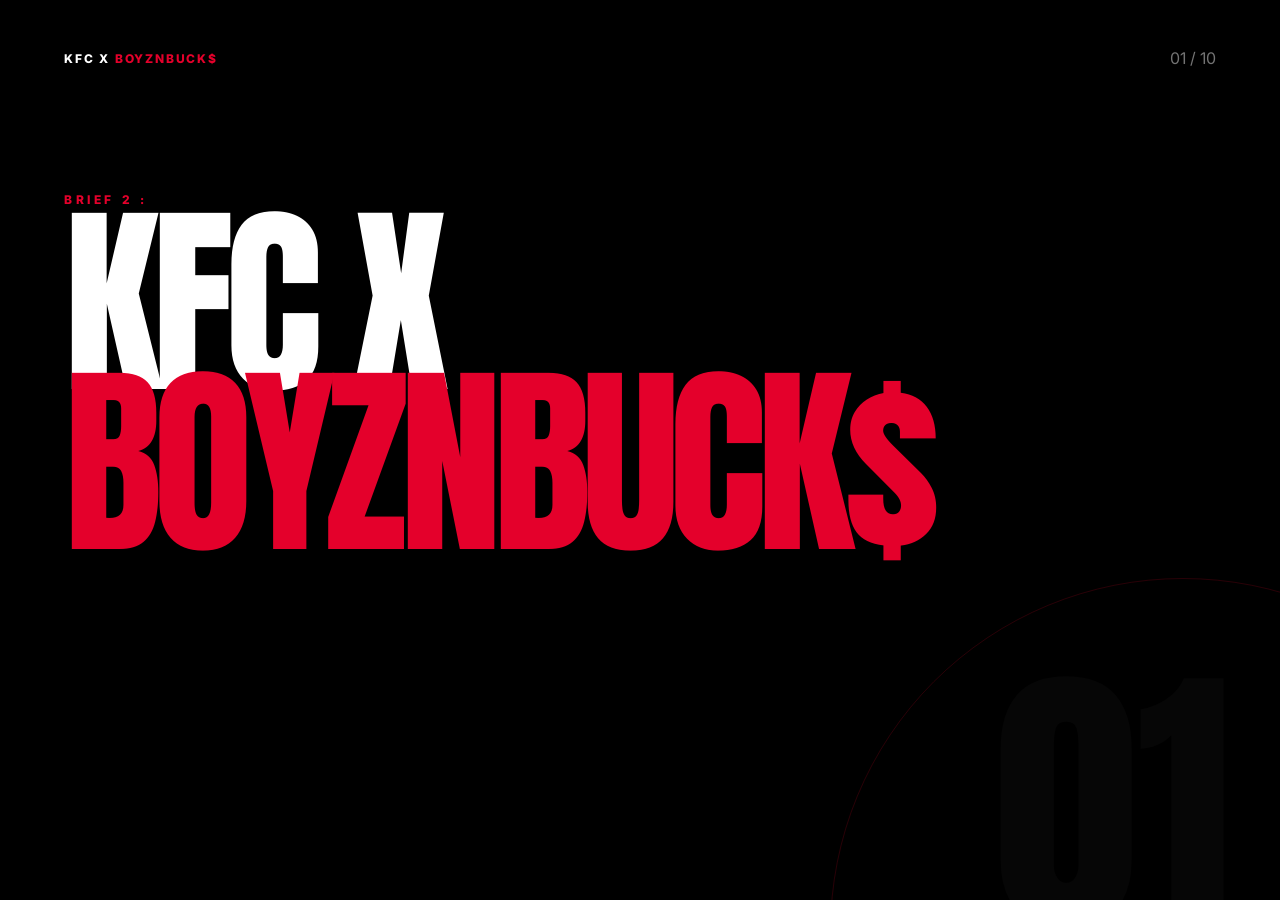
<file: index.html>
<!DOCTYPE html>
<html lang="en">

<head>
    <meta charset="UTF-8">
    <meta name="viewport" content="width=device-width, initial-scale=1.0">

    <title>KFC × BOYZNBUCK$ | Cultural Ownership</title>
    <link rel="preconnect" href="https://fonts.googleapis.com">
    <link rel="preconnect" href="https://fonts.gstatic.com" crossorigin>
    <link href="https://fonts.googleapis.com/css2?family=Anton&family=Inter:wght@400;500;600;700;800;900&display=swap" rel="stylesheet" >
    <link rel="icon" type="image/x-png" href="./images/fried-chicken.png">
    <link rel="stylesheet" href="css/style.css">
</head>

<body>

    

    <main class="cover">

       
        <header class="cover-top">

            <div class="brand-label">
                KFC X
                <span>BOYZNBUCK$</span>
            </div>

            <div class="page-number">
                01 / 10
            </div>

        </header>


       
        <section class="cover-content">

            <p class="brief">
                BRIEF 2 :
            </p>

           <h1 class="main-title">
            <span class="kfc-title">KFC X</span>
            <span class="boyz-title">BOYZNBUCK$</span>
          </h1>
            <div class="title-line"></div>


           
            <div class="bottom-content">

                <div class="presented">

                    <span>
                        PRESENTED BY
                    </span>

                    <strong>
                        GENIUS NALEDI MATHEBULA
                    </strong>

                </div>


                <div class="theme">

                    <span class="theme-white">
                        CULTURAL
                    </span>

                    <span class="theme-red">
                        OWNERSHIP.
                    </span>

                </div>

            </div>

        </section>


        
        <a href="genius.html" class="scroll-indicator">
            <span>SCROLL TO ENTER</span>
            <span class="scroll-arrow">↓</span>
        </a>

    </main>


    
    <script src="js/main.js"></script>

</body>

</html>
</file>
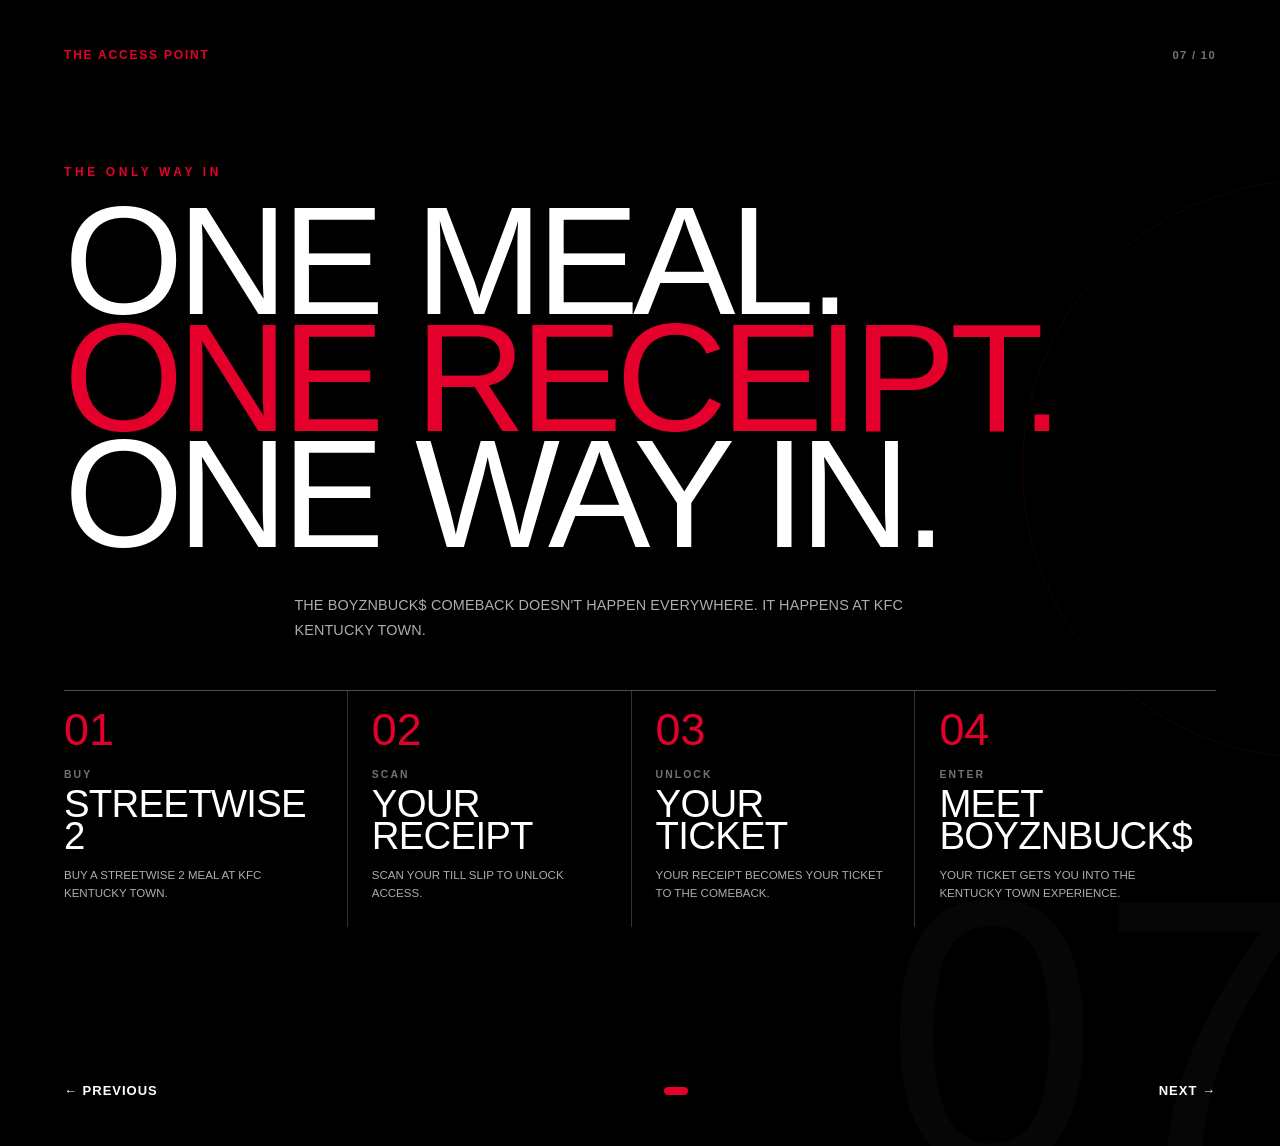
<file: access-point.html>
<!DOCTYPE html>
<html lang="en">
<head>
  <meta charset="UTF-8">
  <meta name="viewport" content="width=device-width, initial-scale=1.0">

  <title>The Access Point — KFC X BOYZNBUCK$</title>
  <link rel="stylesheet" href="css/style.css">
  <link rel="stylesheet" href="css/pages6-10.css">
  <link rel="icon" type="image/x-png" href="./images/fried-chicken.png">
</head>

<body>

  <main class="access-point-page">

    
    <header class="access-point-top">
      <span class="page-label">THE ACCESS POINT</span>
      <span class="page-number">07 / 10</span>
    </header>



    <section class="access-point-hero">

      <div class="access-kicker">
        THE ONLY WAY IN
      </div>

      <h1 class="access-heading">
        ONE MEAL.
        <span>ONE RECEIPT.</span>
        ONE WAY IN.
      </h1>

      <p class="access-intro">
        THE BOYZNBUCK$ COMEBACK
        DOESN'T HAPPEN EVERYWHERE.
        IT HAPPENS AT KFC KENTUCKY TOWN.
      </p>

    </section>


    
    <section class="access-journey">

      
      <article class="access-step">

        <span class="access-number">01</span>

        <div class="access-step-content">

          <span class="access-step-label">
            BUY
          </span>

          <h2>
            STREETWISE 2
          </h2>

          <p>
            BUY A STREETWISE 2 MEAL AT KFC KENTUCKY TOWN.
          </p>

        </div>

      </article>


      
      <article class="access-step">

        <span class="access-number">02</span>

        <div class="access-step-content">

          <span class="access-step-label">
            SCAN
          </span>

          <h2>
            YOUR RECEIPT
          </h2>

          <p>
            SCAN YOUR TILL SLIP TO UNLOCK ACCESS.
          </p>

        </div>

      </article>


      
      <article class="access-step">

        <span class="access-number">03</span>

        <div class="access-step-content">

          <span class="access-step-label">
            UNLOCK
          </span>

          <h2>
            YOUR TICKET
          </h2>

          <p>
            YOUR RECEIPT BECOMES YOUR TICKET TO THE COMEBACK.
          </p>

        </div>

      </article>


      
      <article class="access-step">

        <span class="access-number">04</span>

        <div class="access-step-content">

          <span class="access-step-label">
            ENTER
          </span>

          <h2>
            MEET BOYZNBUCK$
          </h2>

          <p>
            YOUR TICKET GETS YOU INTO THE KENTUCKY TOWN EXPERIENCE.
          </p>

        </div>

      </article>

    </section>


    
    <section class="access-statement">

      <span>
        KENTUCKY TOWN
      </span>

      <strong>
        IS THE ONLY WAY IN.
      </strong>

    </section>


    
    <footer class="page-footer">

      <a href="brand-role.html" class="page-nav previous">
        ← PREVIOUS
      </a>

      <div class="page-progress">

        <span></span>
        <span></span>
        <span></span>
        <span></span>
        <span></span>
        <span class="active"></span>
        <span></span>
        <span></span>
        <span></span>

      </div>

      <a href="merch-drop.html" class="page-nav next">
        NEXT →
      </a>

    </footer>

  </main>


  
  <script>

    document.addEventListener("DOMContentLoaded", () => {

      const hero =
        document.querySelector(".access-point-hero");

      const steps =
        document.querySelectorAll(".access-step");

      const statement =
        document.querySelector(".access-statement");


      

      setTimeout(() => {

        hero.classList.add("show");

      }, 150);


      

      steps.forEach((step, index) => {

        setTimeout(() => {

          step.classList.add("show");

        }, 500 + (index * 160));

      });


      

      setTimeout(() => {

        statement.classList.add("show");

      }, 1250);

    });

  </script>

</body>
</html>
</file>
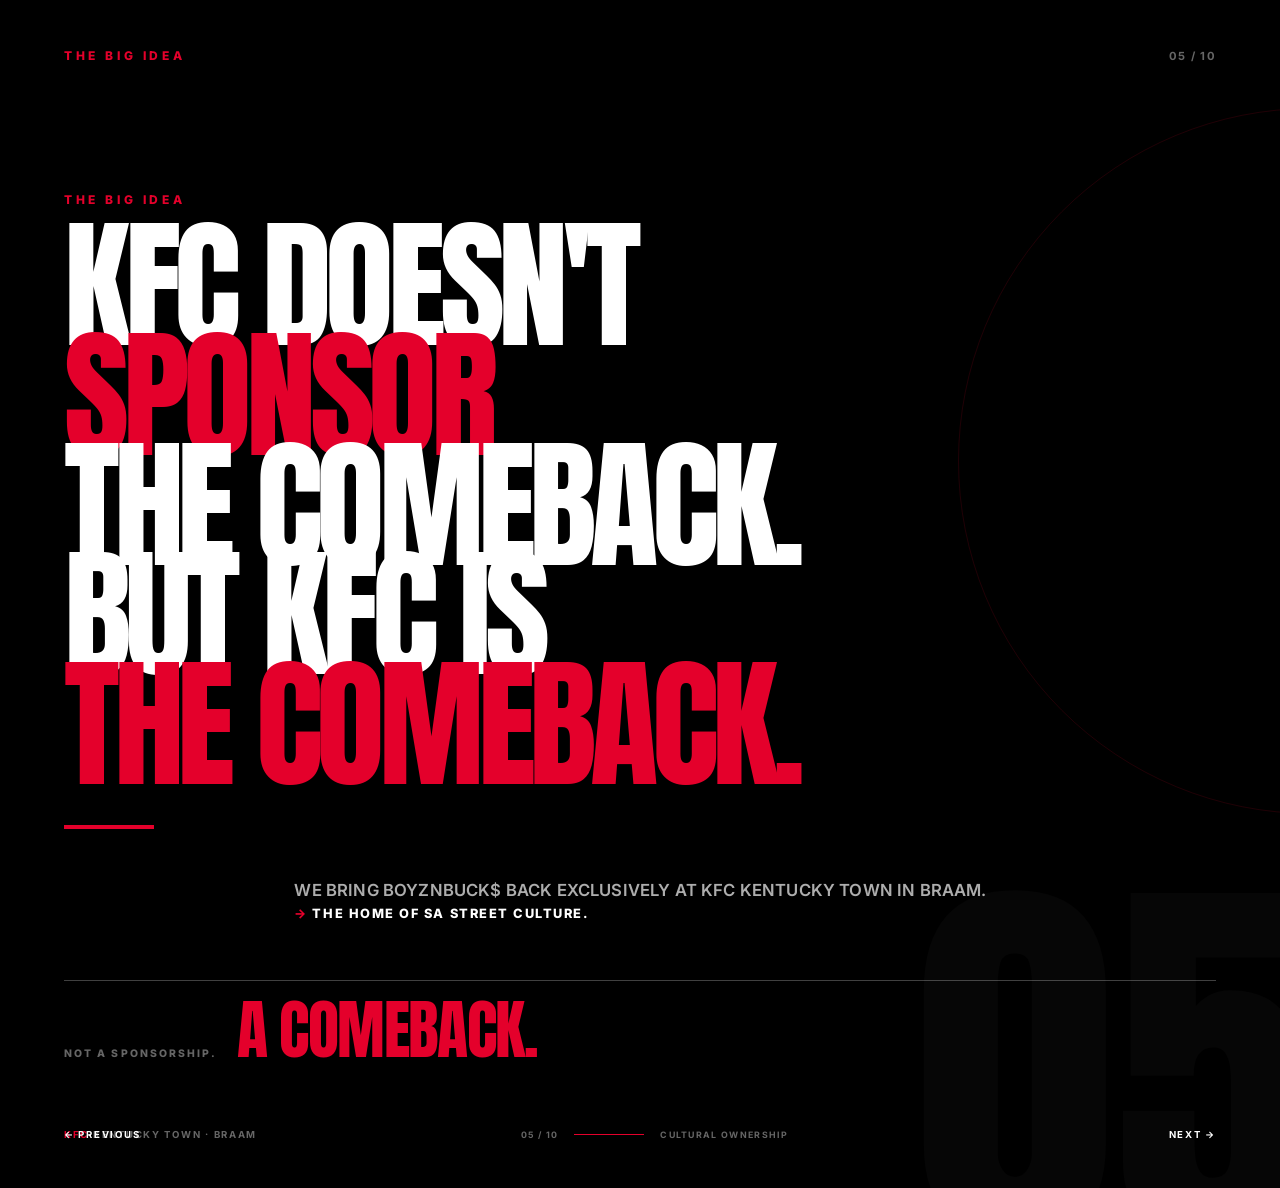
<file: big-idea.html>
<!DOCTYPE html>
<html lang="en">

<head>
    <meta charset="UTF-8">
    <meta name="viewport" content="width=device-width, initial-scale=1.0">

    <title>The Big Idea — KFC X BOYZNBUCK$</title>
    <link rel="preconnect" href="https://fonts.googleapis.com">
    <link rel="preconnect" href="https://fonts.gstatic.com" crossorigin>
    <link
        href="https://fonts.googleapis.com/css2?family=Anton&family=Inter:wght@400;500;600;700;800;900&display=swap"
        rel="stylesheet">
    <link rel="stylesheet" href="css/big-idea.css">
    <link rel="icon" type="image/x-png" href="./images/fried-chicken.png">
</head>

<body>

    
    <main class="big-idea-page">

        <!-- TOP BAR -->
        <header class="big-idea-top">

            <div class="page-label">
                THE BIG IDEA
            </div>

            <div class="page-number">
                05 / 10
            </div>

        </header>


        
        <section class="big-idea-content">

            
            <div class="big-idea-label">
                THE BIG IDEA
            </div>


            
            <h1 class="big-idea-heading">
                KFC DOESN'T
                <span>SPONSOR</span>
                THE COMEBACK.

                <br>

                BUT KFC IS
                <span>THE COMEBACK.</span>
            </h1>


            
            <div class="big-idea-line"></div>


            
            <div class="big-idea-copy">

                <p class="big-idea-main-copy">
                    WE BRING BOYZNBUCK$ BACK
                    EXCLUSIVELY AT KFC KENTUCKY TOWN
                    IN BRAAM.
                </p>

                <p class="big-idea-location">
                    THE HOME OF SA STREET CULTURE.
                </p>

            </div>


            
            <div class="big-idea-final">

                <span class="big-idea-final-label">
                    NOT A SPONSORSHIP.
                </span>

                <strong>
                    A COMEBACK.
                </strong>

            </div>

        </section>


        
        <div class="big-idea-location-footer">
            <span>KFC</span> KENTUCKY TOWN · BRAAM
        </div>


        
        <footer class="page-footer">

            <a
                href="cultural-truth.html"
                class="page-nav previous"
            >
                ← PREVIOUS
            </a>


            <div class="page-progress">

                <span>05 / 10</span>

                <span class="footer-line"></span>

                <span>CULTURAL OWNERSHIP</span>

            </div>


            <a
                href="brand-role.html"
                class="page-nav next"
            >
                NEXT →
            </a>

        </footer>

    </main>

</body>

</html>
</file>
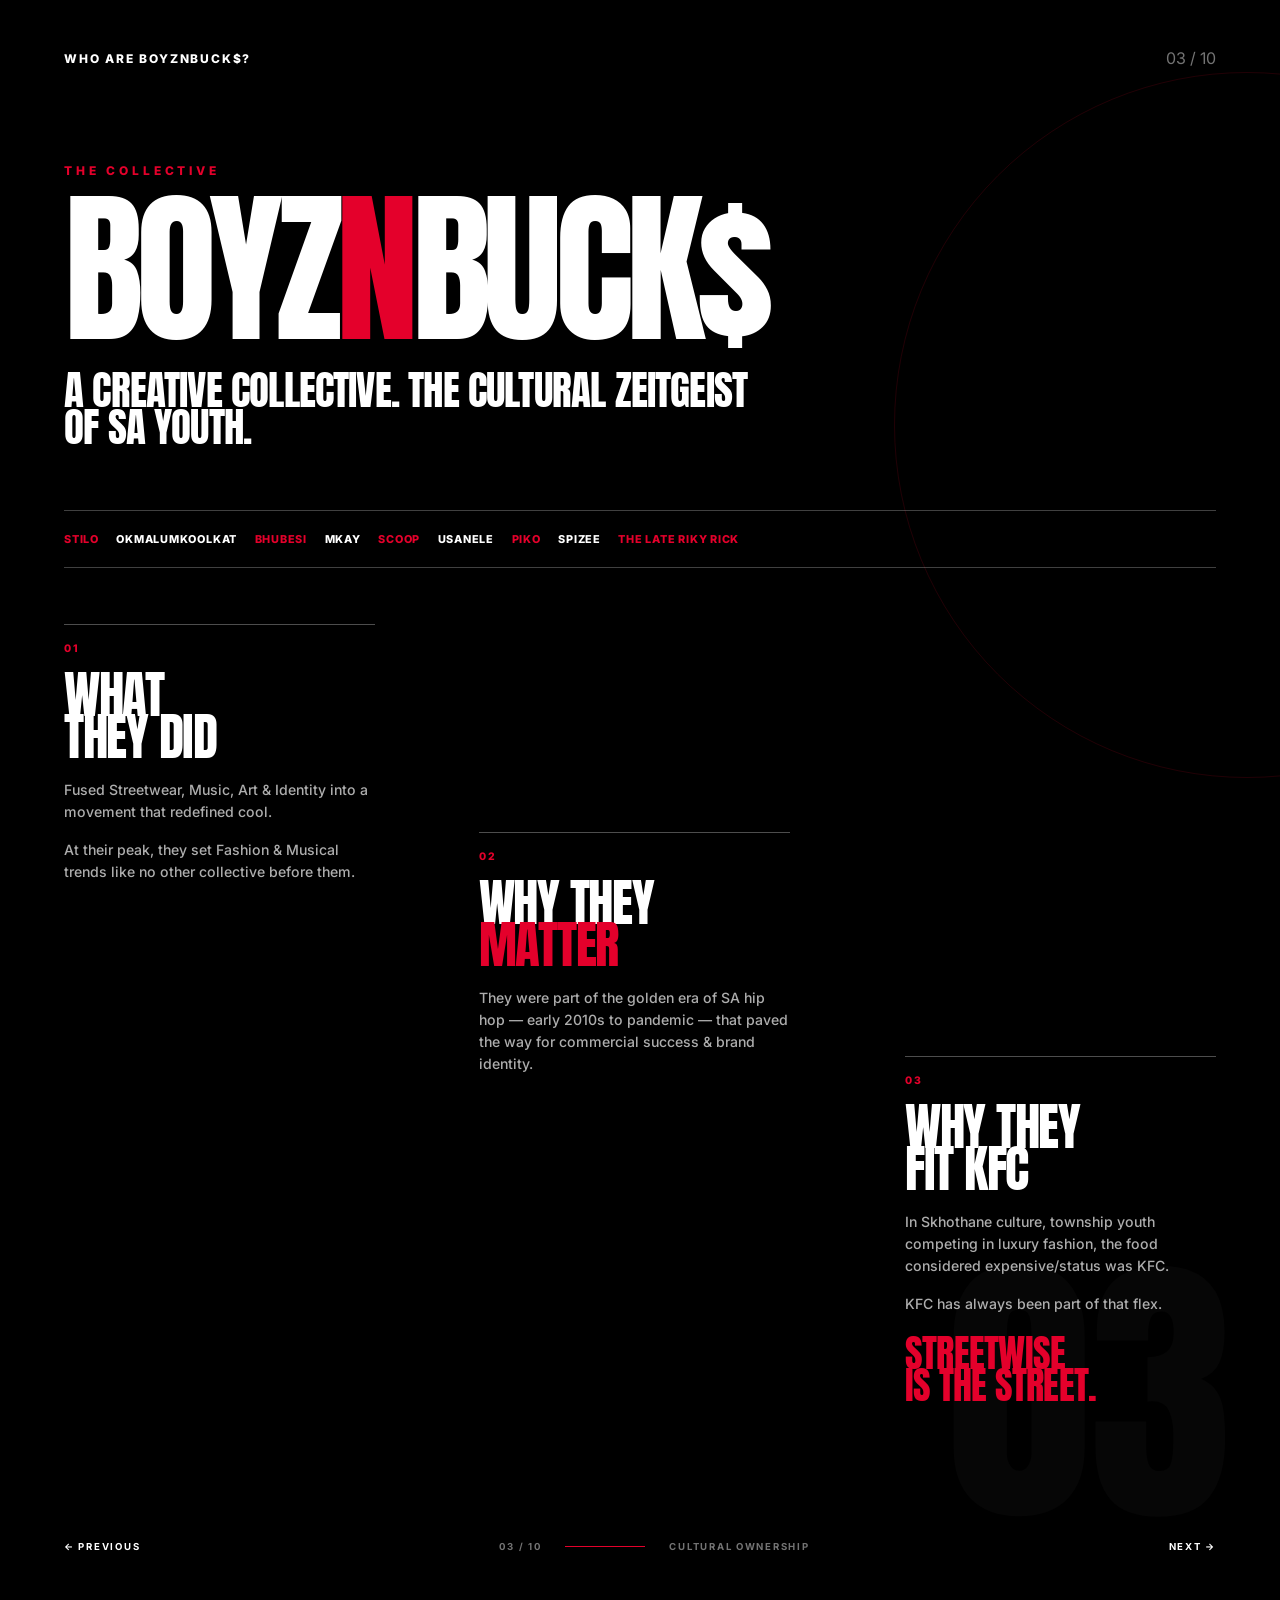
<file: boyznbuck.html>
<!DOCTYPE html>
<html lang="en">

<head>

    <meta charset="UTF-8">

    <meta name="viewport" content="width=device-width, initial-scale=1.0">

    <title>KFC × BOYZNBUCK$</title>
    <link rel="preconnect" href="https://fonts.googleapis.com">
    <link rel="preconnect" href="https://fonts.gstatic.com" crossorigin>
    <link
        href="https://fonts.googleapis.com/css2?family=Anton&family=Inter:wght@400;500;600;700;800;900&display=swap"
        rel="stylesheet">
    <link rel="stylesheet" href="css/style.css">
    <link rel="icon" type="image/x-png" href="./images/fried-chicken.png">

</head>


<body>

    

    <main class="boyz-page">


       
        <div class="boyz-top">

            <span class="page-label">
                WHO ARE BOYZnBUCK$?
            </span>

            <span class="page-number">
                03 / 10
            </span>

        </div>



       
        <div class="boyz-content">


        

            <section class="boyz-hero">

                <div class="intro-label">
                    THE COLLECTIVE
                </div>


                <h1 class="boyz-heading">
                    BOYZ<span>n</span>BUCK$
                </h1>


                <p class="intro-statement">
                    A CREATIVE COLLECTIVE.
                    THE CULTURAL ZEITGEIST
                    OF SA YOUTH.
                </p>

            </section>



           

            <div class="boyz-members">

                <span class="red-name">STILO</span>

                <span>OKMALUMKOOLKAT</span>

                <span class="red-name">BHUBESI</span>

                <span>MKAY</span>

                <span class="red-name">SCOOP</span>

                <span>USANELE</span>

                <span class="red-name">PIKO</span>

                <span>SPIZEE</span>

                  <span class="red-name">The late Riky Rick</span>

            </div>



           

            <div class="boyz-story">


                
                <article class="story-block story-left">

                    <span class="info-number">
                        01
                    </span>


                    <h2>
                        WHAT<br>
                        THEY DID
                    </h2>


                    <p>
                        Fused Streetwear, Music, Art & Identity
                        into a movement that redefined cool.
                    </p>


                    <p>
                        At their peak, they set Fashion &
                        Musical trends like no other collective
                        before them.
                    </p>

                </article>



                

                <article class="story-block story-center">

                    <span class="info-number">
                        02
                    </span>


                    <h2>
                        WHY THEY<br>
                        <span>MATTER</span>
                    </h2>


                    <p>
                        They were part of the golden era of
                        SA hip hop — early 2010s to pandemic —
                        that paved the way for commercial success
                        & brand identity.
                    </p>

                </article>


                <article class="story-block story-right">

                    <span class="info-number">
                        03
                    </span>


                    <h2>
                        WHY THEY<br>
                        FIT KFC
                    </h2>


                    <p>
                        In Skhothane culture, township youth
                        competing in luxury fashion, the food
                        considered expensive/status was KFC.
                    </p>


                    <p>
                        KFC has always been part of that flex.
                    </p>


                    <strong>
                        STREETWISE<br>
                        IS THE STREET.
                    </strong>

                </article>


            </div>


        </div>



        
    

        <div class="page-footer">


            <a
                href="genius.html"
                class="page-nav previous"
            >
                ← PREVIOUS
            </a>


            <div class="page-progress">

                <span>
                    03 / 10
                </span>

                <span class="footer-line"></span>

                <span>
                    CULTURAL OWNERSHIP
                </span>

            </div>


            <a
                href=" cultural-truth.html"
                class="page-nav next"
            >
                NEXT →
            </a>


        </div>


    </main>


</body>

</html>
</file>
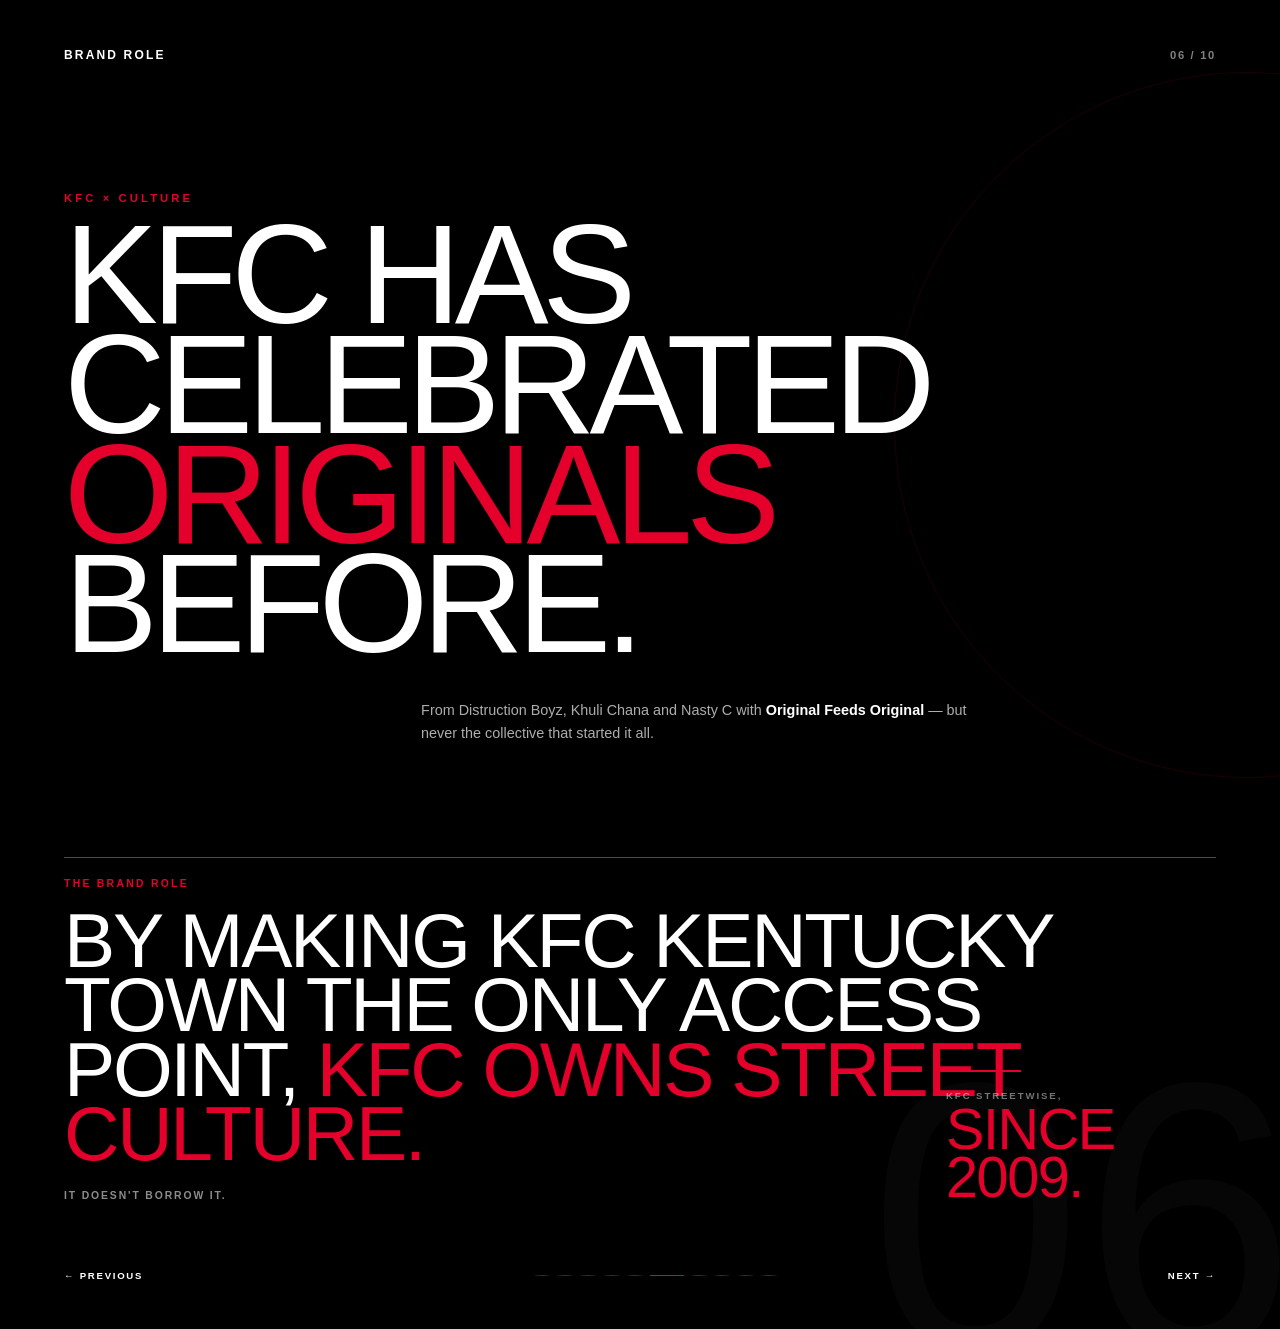
<file: brand-role.html>
<!DOCTYPE html>
<html lang="en">

<head>
    <meta charset="UTF-8">
    <meta name="viewport" content="width=device-width, initial-scale=1.0">

    <title>Brand Role — KFC X BOYZNBUCK$</title>
    <link rel="icon" type="image/x-png" href="./images/fried-chicken.png">
    <link rel="stylesheet" href="css/style.css">

    
    <link rel="stylesheet" href="css/pages6-10.css">
</head>


<body>

    <main class="brand-role-page">



        <header class="brand-role-top">

            <span class="page-label">
                BRAND ROLE
            </span>

            <span class="page-number">
                06 / 10
            </span>

        </header>


      

        <section class="brand-role-hero">

            <div class="brand-role-kicker">
                KFC × CULTURE
            </div>


            <h1 class="brand-role-heading">

                KFC HAS<br>
                CELEBRATED<br>
                <span>ORIGINALS</span><br>
                BEFORE.

            </h1>

        </section>


     

        <section class="brand-role-context">

            <p>
                From Distruction Boyz, Khuli Chana and Nasty C
                with <strong>Original Feeds Original</strong> —
                but never the collective that started it all.
            </p>

        </section>




        <section class="brand-role-strategy">

            <div class="strategy-label">
                THE BRAND ROLE
            </div>


            <h2>

                BY MAKING KFC KENTUCKY TOWN
                THE ONLY ACCESS POINT,

                <span>
                    KFC OWNS STREET CULTURE.
                </span>

            </h2>


            <p>
                IT DOESN'T BORROW IT.
            </p>

        </section>


        

        <section class="brand-role-closing">

            <div class="closing-line"></div>

            <p>
                KFC STREETWISE,
            </p>

            <h2>
                SINCE 2009.
            </h2>

        </section>




        <footer class="brand-role-footer">

            <a
                href="big-idea.html"
                class="page-nav"
            >
                ← PREVIOUS
            </a>


            <div class="page-progress">

                <span></span>
                <span></span>
                <span></span>
                <span></span>
                <span></span>

                <span class="active"></span>

                <span></span>
                <span></span>
                <span></span>
                <span></span>

            </div>


            <a
                href="access-point.html"
                class="page-nav"
            >
                NEXT →
            </a>

        </footer>

    </main>

</body>

</html>
</file>
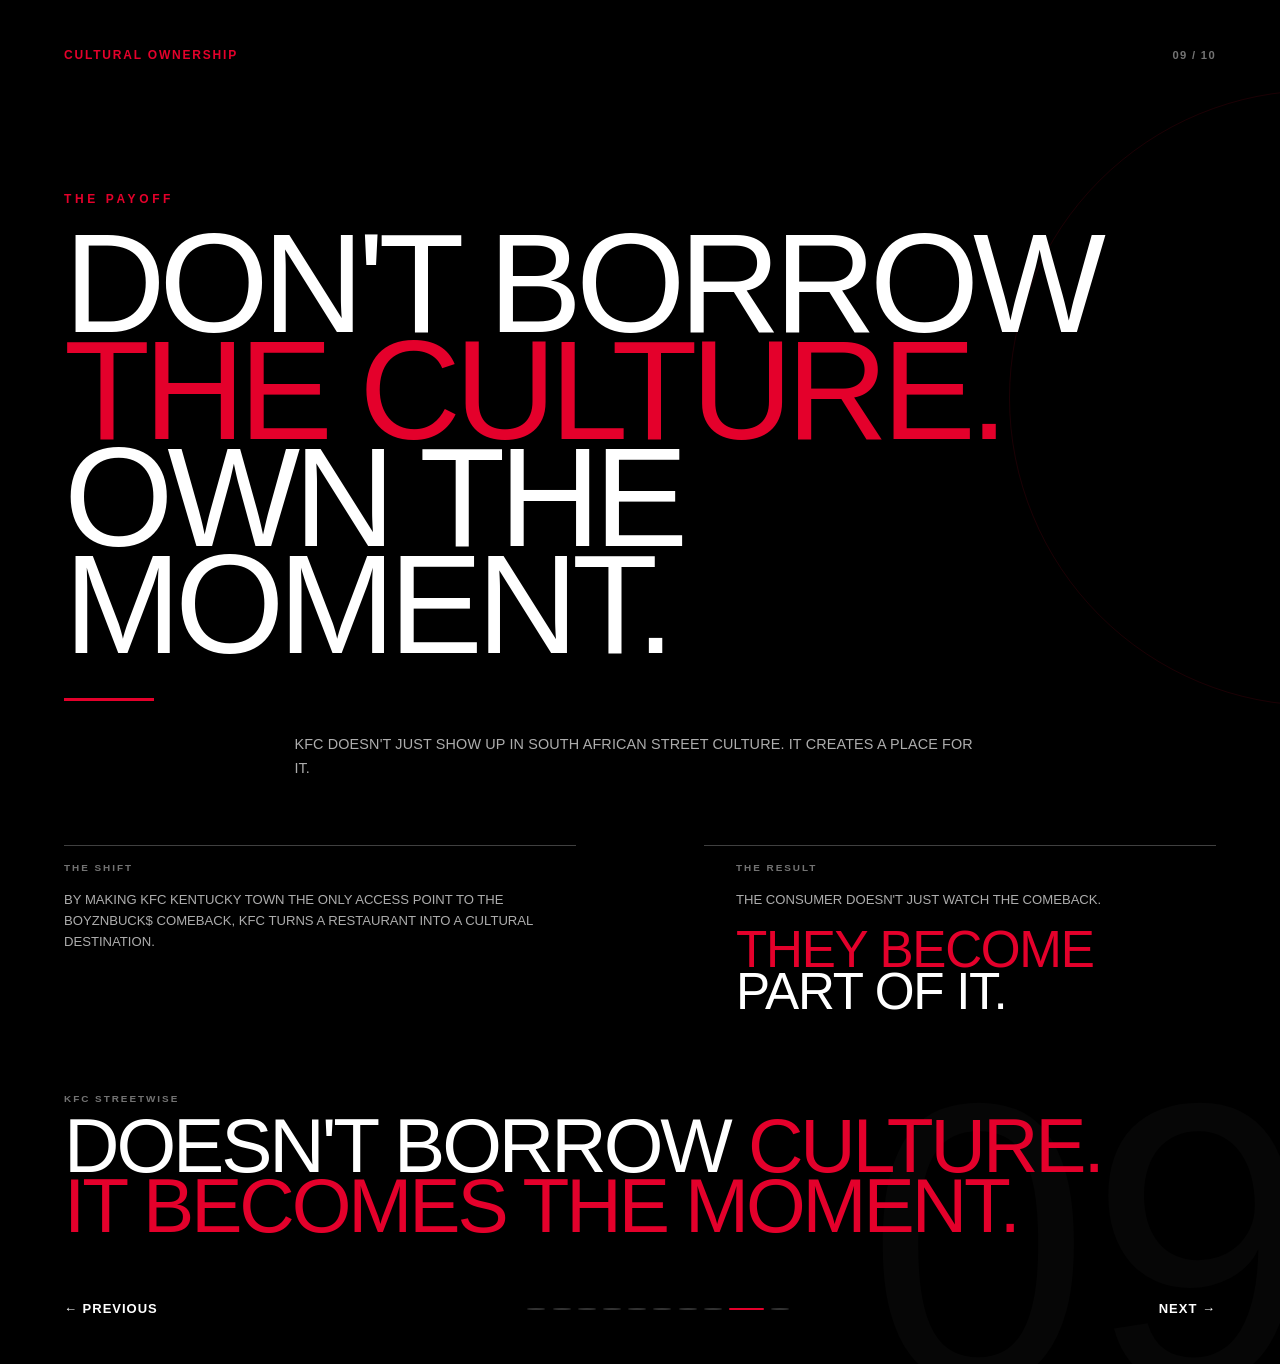
<file: cultural-ownership.html>
<!DOCTYPE html>
<html lang="en">
<head>
    <meta charset="UTF-8">

    <meta
        name="viewport"
        content="width=device-width, initial-scale=1.0"
    >

    <title>Cultural Ownership — KFC X BOYZNBUCK$</title>
    <link rel="icon" type="image/x-png" href="./images/fried-chicken.png">
    <link
        rel="stylesheet"
        href="css/style.css"
    >

    
    <link
        rel="stylesheet"
        href="css/pages6-10.css"
    >
</head>

<body>

    <main class="ownership-page">

       
        <header class="ownership-top">

            <span class="page-label">
                CULTURAL OWNERSHIP
            </span>

            <span class="page-number">
                09 / 10
            </span>

        </header>




        <section class="ownership-hero">

            <div class="ownership-kicker">
                THE PAYOFF
            </div>

            <h1 class="ownership-heading">
                DON'T BORROW
                <span>THE CULTURE.</span>
                OWN THE MOMENT.
            </h1>

            <div class="ownership-divider"></div>

            <p class="ownership-intro">
                KFC DOESN'T JUST SHOW UP IN
                SOUTH AFRICAN STREET CULTURE.
                IT CREATES A PLACE FOR IT.
            </p>

        </section>


        

        <section class="ownership-statement">

            <div class="ownership-copy">

                <span class="ownership-label">
                    THE SHIFT
                </span>

                <p>
                    BY MAKING KFC KENTUCKY TOWN THE
                    ONLY ACCESS POINT TO THE BOYZNBUCK$
                    COMEBACK, KFC TURNS A RESTAURANT
                    INTO A CULTURAL DESTINATION.
                </p>

            </div>


            <div class="ownership-copy ownership-copy-right">

                <span class="ownership-label">
                    THE RESULT
                </span>

                <p>
                    THE CONSUMER DOESN'T JUST WATCH
                    THE COMEBACK.
                </p>

                <strong>
                    THEY BECOME
                    PART OF IT.
                </strong>

            </div>

        </section>




        <section class="ownership-final">

            <span>
                KFC STREETWISE
            </span>

            <h2>
                DOESN'T BORROW
                <span>CULTURE.</span>
            </h2>

            <h2 class="ownership-red">
                IT BECOMES
                THE MOMENT.
            </h2>

        </section>




        <footer class="ownership-footer">

            <a
                href="merch-drop.html"
                class="page-nav previous"
            >
                ← PREVIOUS
            </a>

            <div class="page-progress">
                <span></span>
                <span></span>
                <span></span>
                <span></span>
                <span></span>
                <span></span>
                <span></span>
                <span></span>
                <span class="active"></span>
                <span></span>
            </div>

            <a
                href="final-statement.html"
                class="page-nav next"
            >
                NEXT →
            </a>

        </footer>

    </main>


   

    <script>

        document.addEventListener(
            "DOMContentLoaded",
            () => {

                const hero =
                    document.querySelector(
                        ".ownership-hero"
                    );

                const statement =
                    document.querySelector(
                        ".ownership-statement"
                    );

                const final =
                    document.querySelector(
                        ".ownership-final"
                    );


                setTimeout(() => {
                    hero.classList.add("show");
                }, 150);


                setTimeout(() => {
                    statement.classList.add("show");
                }, 650);


                setTimeout(() => {
                    final.classList.add("show");
                }, 1050);

            }
        );

    </script>

</body>
</html>
</file>
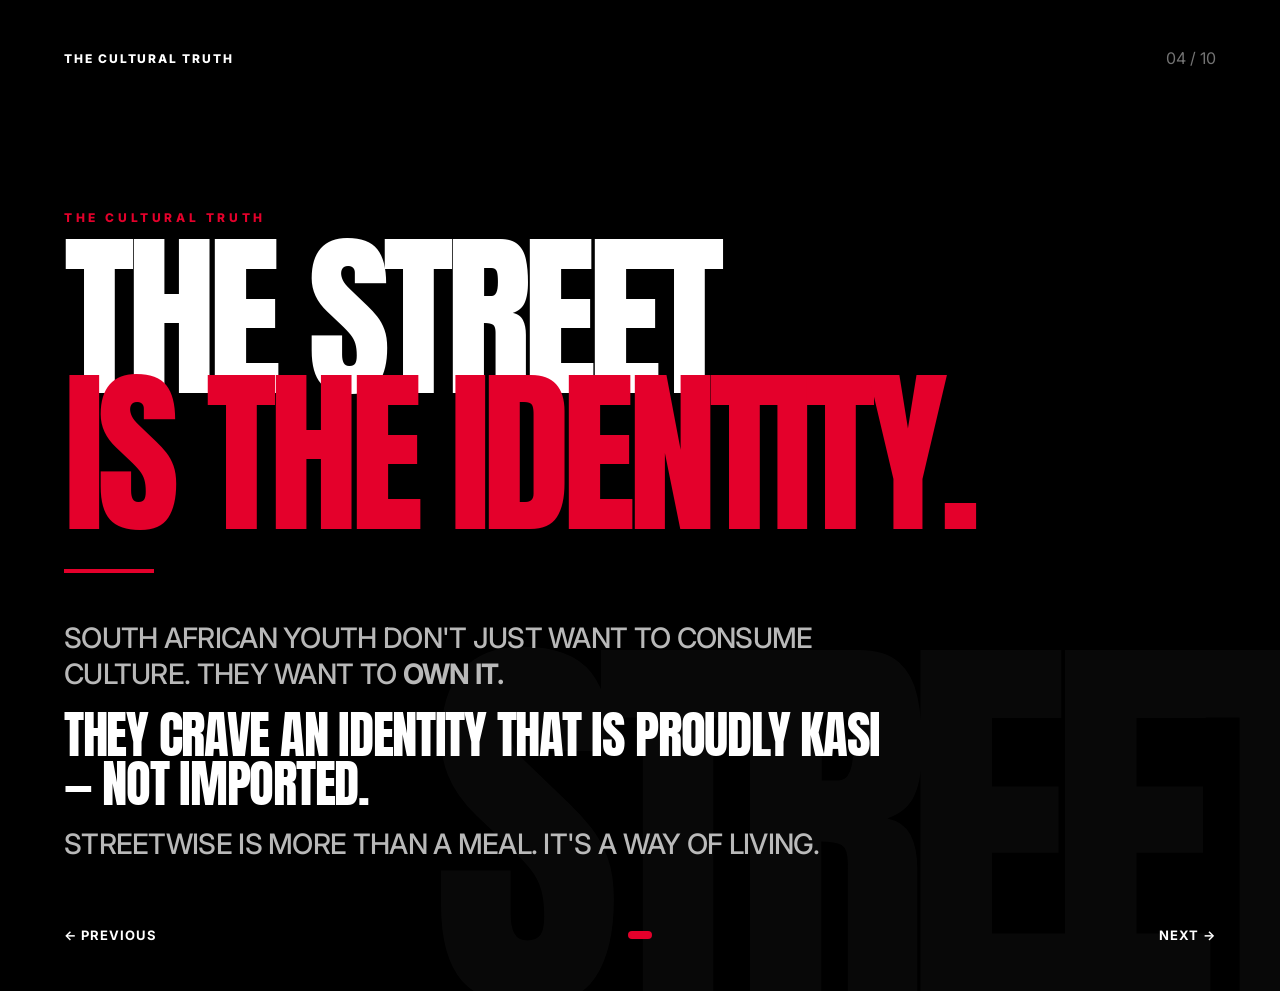
<file: cultural-truth.html>
<!DOCTYPE html>
<html lang="en">

<head>
    <meta charset="UTF-8">

    <meta
        name="viewport"
        content="width=device-width, initial-scale=1.0"
    >

    <title>The Cultural Truth — KFC X BOYZNBUCK$</title>
    <link rel="icon" type="image/x-png" href="./images/fried-chicken.png">
    <link rel="preconnect" href="https://fonts.googleapis.com">
    <link
        rel="preconnect"
        href="https://fonts.gstatic.com"
        crossorigin
    >

    <link
        href="https://fonts.googleapis.com/css2?family=Anton&family=Inter:wght@400;500;600;700;800;900&display=swap"
        rel="stylesheet"
    >

    
    <link
        rel="stylesheet"
        href="css/style.css"
    >

    
    <link
        rel="stylesheet"
        href="css/pages6-10.css"
    >
</head>

<body>

<main class="truth-page">



    <header class="truth-top">

        <span class="page-label">
            THE CULTURAL TRUTH
        </span>

        <span class="page-number">
            04 / 10
        </span>

    </header>




    <div class="truth-bg-word">
        STREET
    </div>




    <section class="truth-content">

        <div class="truth-label">
            THE CULTURAL TRUTH
        </div>


        <h1 class="truth-heading">

            THE STREET

            <span>IS THE IDENTITY.</span>

        </h1>


        <div class="truth-divider"></div>


        <div class="truth-statement">

            <p>
                SOUTH AFRICAN YOUTH DON'T JUST WANT
                TO CONSUME CULTURE.
                THEY WANT TO <strong>OWN IT.</strong>
            </p>

            <p class="truth-highlight">
                THEY CRAVE AN IDENTITY
                THAT IS PROUDLY KASI —
                NOT IMPORTED.
            </p>

            <p>
                STREETWISE IS MORE THAN A MEAL.
                IT'S A WAY OF LIVING.
            </p>

        </div>

    </section>


    

    <footer class="page-footer">

        <a
            href="./boyznbuck.html"
            class="page-nav previous"
        >
            ← PREVIOUS
        </a>


        <div class="page-progress">

            <span></span>
            <span></span>
            <span></span>

            <span class="active"></span>

            <span></span>
            <span></span>
            <span></span>
            <span></span>
            <span></span>

        </div>


        <a
            href="big-idea.html"
            class="page-nav next"
        >
            NEXT →
        </a>

    </footer>

</main>

</body>
</html>
</file>
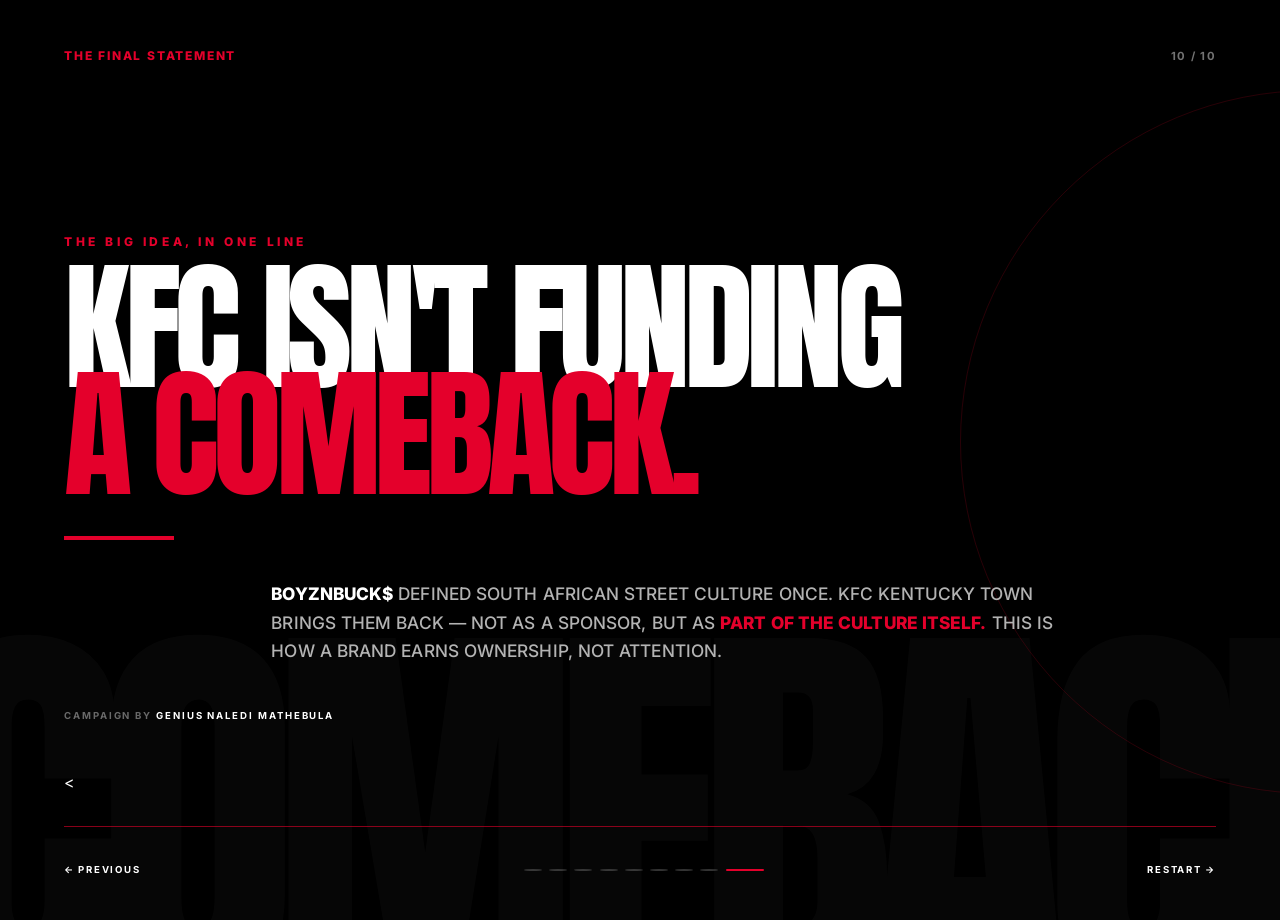
<file: final-statement.html>
<!DOCTYPE html>
<html lang="en">
<head>
    <meta charset="UTF-8">
    <meta name="viewport" content="width=device-width, initial-scale=1.0">

    <title>The Final Statement — KFC X BOYZNBUCK$</title>

   
    <link rel="preconnect" href="https://fonts.googleapis.com">
    <link rel="preconnect" href="https://fonts.gstatic.com" crossorigin>
    <link rel="icon" type="image/x-png" href="./images/fried-chicken.png">
    <link
        href="https://fonts.googleapis.com/css2?family=Anton&family=Inter:wght@400;500;600;700;800;900&display=swap"
        rel="stylesheet"
    >


    <link rel="stylesheet" href="css/style.css">

    
    <link rel="stylesheet" href="css/pages6-10.css">
</head>

<body>

    <main class="final-statement-page">

       
        <header class="final-statement-top">
            <span class="final-kicker">THE FINAL STATEMENT</span>
            <span class="final-page-number">10 / 10</span>
        </header>


        
        <div class="final-bg-word">COMEBACK</div>


        
        <div class="final-accent"></div>


        
        <section class="final-statement-hero">

            <div class="final-label">
                THE BIG IDEA, IN ONE LINE
            </div>

            <h1 class="final-main-heading">
                KFC ISN'T FUNDING
                <span>A COMEBACK.</span>
            </h1>

            <div class="final-divider"></div>

            <p class="final-statement-copy">
                <strong>BOYZNBUCK$</strong> DEFINED SOUTH AFRICAN STREET CULTURE ONCE.
                KFC KENTUCKY TOWN BRINGS THEM BACK — NOT AS A SPONSOR,
                BUT AS <span class="red">PART OF THE CULTURE ITSELF.</span>
                THIS IS HOW A BRAND EARNS OWNERSHIP, NOT ATTENTION.
            </p>

            <div class="final-credit">
                CAMPAIGN BY <span>GENIUS NALEDI MATHEBULA</span>
            </div>

        </section>


        
        <div class="final-red-line"></div>


        <
        <footer class="page-footer">

            <a href="cultural-ownership.html" class="page-nav">
                ← PREVIOUS
            </a>

            <div class="page-progress">
                <span></span>
                <span></span>
                <span></span>
                <span></span>
                <span></span>
                <span></span>
                <span></span>
                <span></span>
                <span class="active"></span>
            </div>

            <a href="index.html" class="page-nav">
                RESTART →
            </a>

        </footer>

    </main>

</body>
</html>
</file>
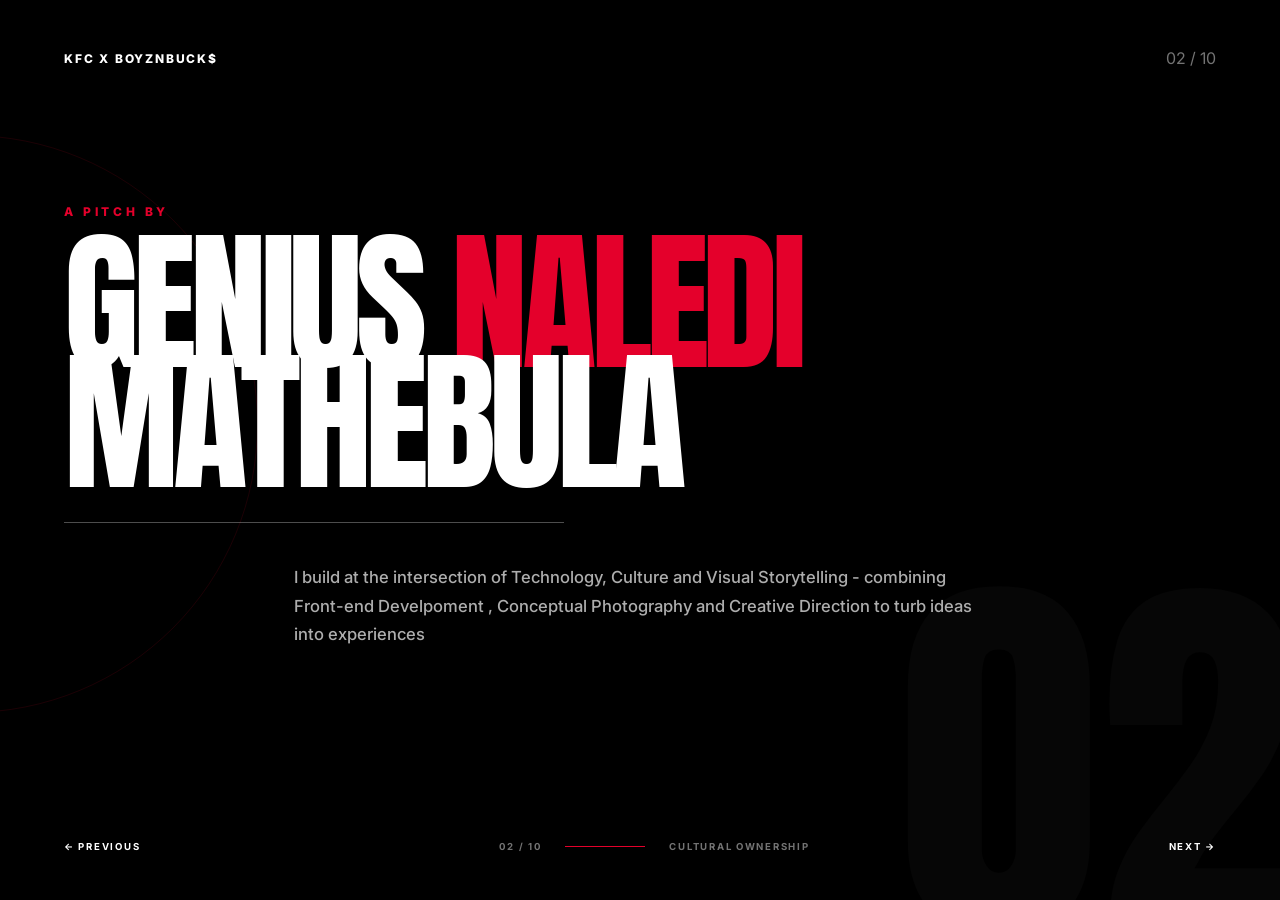
<file: genius.html>
<!DOCTYPE html>
<html lang="en">

<head>
    <meta charset="UTF-8">
    <meta name="viewport" content="width=device-width, initial-scale=1.0">

    <title>Genius Naledi Mathebula | A Pitch By</title>

    <link rel="preconnect" href="https://fonts.googleapis.com">
    <link rel="preconnect" href="https://fonts.gstatic.com" crossorigin>
    <link
        href="https://fonts.googleapis.com/css2?family=Anton&family=Inter:wght@400;500;600;700;800;900&display=swap"
        rel="stylesheet">
    <link rel="stylesheet" href="css/style.css">
    <link rel="icon" type="image/x-png" href="./images/fried-chicken.png">
</head>

<body>

    

    <main class="genius-page">

        
        <header class="genius-top">

            <div class="page-label">
                KFC X BOYZNBUCK$
            </div>

            <div class="page-number">
                02 / 10
            </div>

        </header>


        
        <section class="genius-content">

            <div class="intro-label">
                A PITCH BY
            </div>


            <h1 class="genius-name">
                GENIUS
                <span>NALEDI</span>
                MATHEBULA
            </h1>


            <div class="genius-divider"></div>


            <div class="genius-description">

                <p>
                 I build at the intersection of Technology,
                 Culture and Visual Storytelling - combining
                 Front-end Develpoment , Conceptual Photography 
                 and Creative Direction to turb ideas into experiences
                </p>

            </div>

        </section>


        
      <div class="page-footer">

        <a href="index.html" class="page-nav previous">
        ← PREVIOUS
        </a>

      <div class="page-progress">
        <span>02 / 10</span>
        <span class="footer-line"></span>
        <span>CULTURAL OWNERSHIP</span>
      </div>

       <a href="boyznbuck.html" class="page-nav next">
        NEXT →
       </a>

     </div>



    
    <script src="js/main.js"></script>

</body>

</html>
</file>
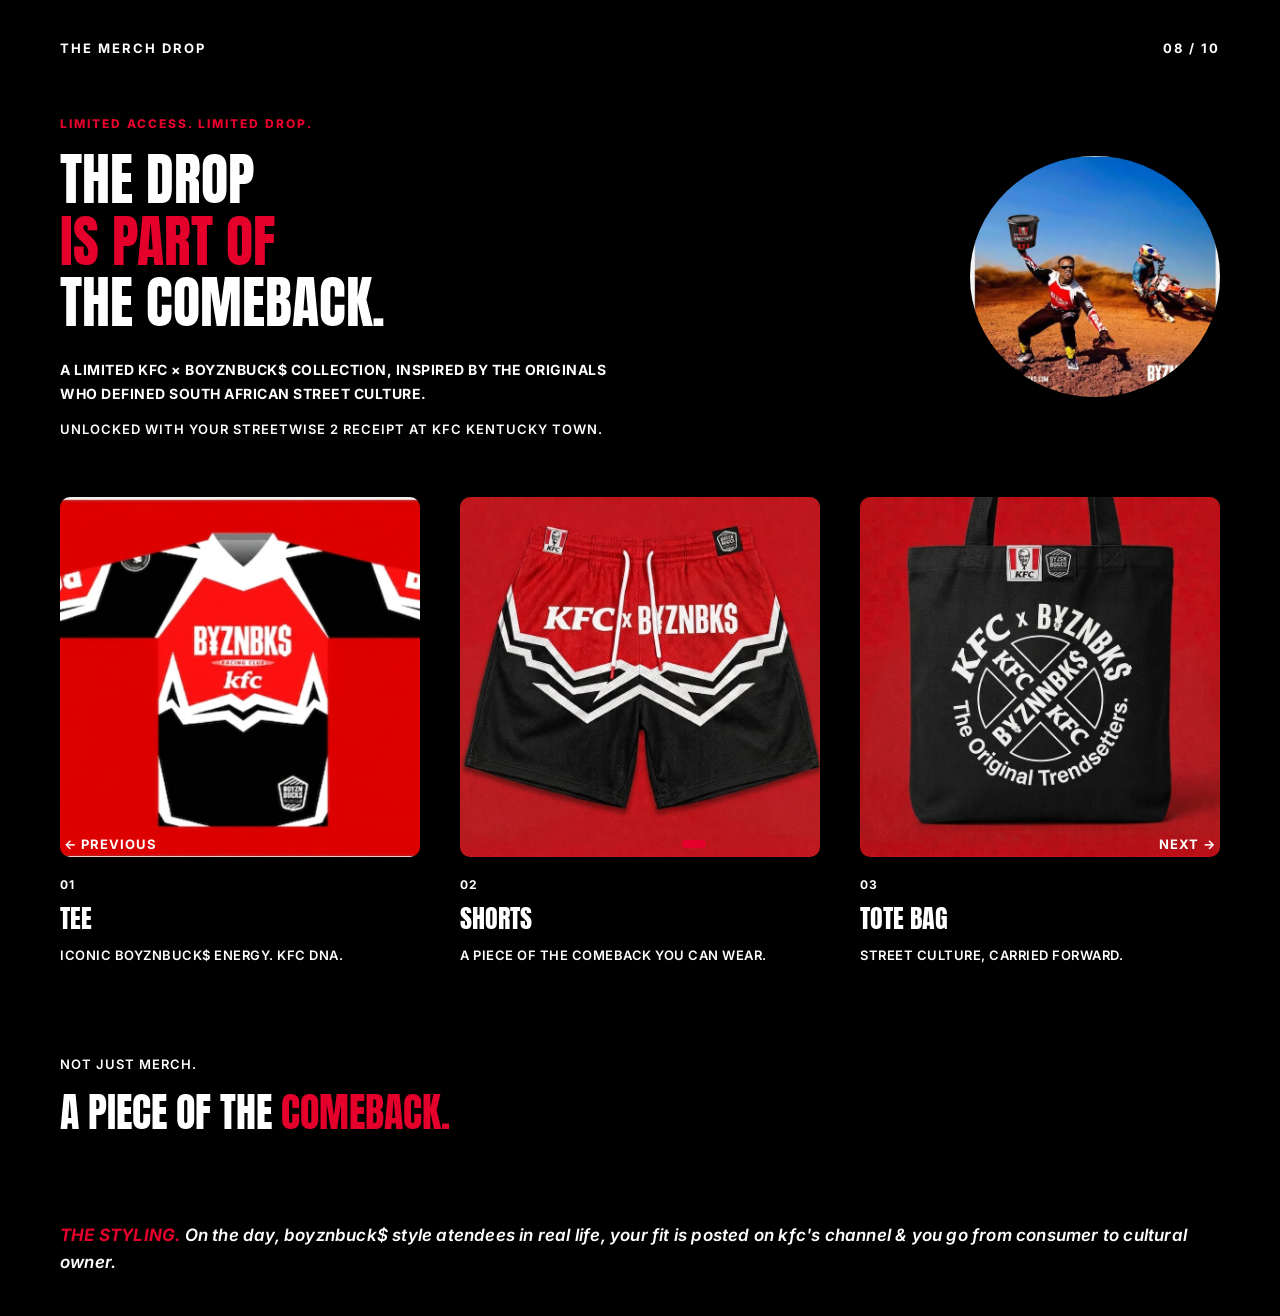
<file: merch-drop.html>
<!DOCTYPE html>
<html lang="en">
<head>
    <meta charset="UTF-8">
    <meta name="viewport" content="width=device-width, initial-scale=1.0">

    <title>The Merch Drop — KFC X BOYZNBUCK$</title>
    <link rel="preconnect" href="https://fonts.googleapis.com">
    <link rel="preconnect" href="https://fonts.gstatic.com" crossorigin>
    <link
        href="https://fonts.googleapis.com/css2?family=Anton&family=Inter:wght@400;500;600;700;800;900&display=swap"
        rel="stylesheet">
    <link rel="stylesheet" href="css/style.css">
    <link rel="stylesheet" href="css/pages6-10.css">
    <link rel="icon" type="image/x-png" href="./images/fried-chicken.png">
</head>

<body>

    <main class="merch-drop-page">

        
        <div class="merch-drop-content">

            
            <header class="merch-drop-top">
                <span class="page-label">THE MERCH DROP</span>
                <span class="page-number">08 / 10</span>
            </header>


            
            <section class="merch-drop-hero">

                <div class="merch-copy">

                    <span class="merch-kicker">
                        LIMITED ACCESS. LIMITED DROP.
                    </span>

                    <h1 class="merch-heading">
                        <span class="line">THE DROP</span>
                        <span class="line">IS PART OF</span>
                        <span class="line">THE COMEBACK.</span>
                    </h1>

                    <p class="merch-intro">
                        A LIMITED KFC × BOYZNBUCK$ COLLECTION,
                        INSPIRED BY THE ORIGINALS WHO DEFINED
                        SOUTH AFRICAN STREET CULTURE.
                    </p>

                    <p class="merch-access">
                        UNLOCKED WITH YOUR STREETWISE 2 RECEIPT
                        AT KFC KENTUCKY TOWN.
                    </p>

                </div>


                
                <div class="merch-main-image">

                    
                    <img
                        src="./images/Gemini_Generated_Image_aoc21baoc21baoc2 (1).jfif"
                        alt="KFC X BOYZNBUCK$ limited merchandise"
                    >

                </div>

            </section>


            
            <section class="merch-grid">

                
                <article class="merch-item">

                    <div class="merch-image">

                        
                        <img
                            src="images/TEE.jpeg"
                            alt="KFC X BOYZNBUCK$ TEE"
                        >

                    </div>

                    <div class="merch-item-info">
                        <span class="merch-number">01</span>
                        <h2>TEE</h2>
                        <p>
                            ICONIC BOYZNBUCK$ ENERGY.
                            KFC DNA.
                        </p>
                    </div>

                </article>



                <article class="merch-item">

                    <div class="merch-image">

                        <!-- REPLACE THIS IMAGE PATH -->
                        <img
                            src="images/SHORTS.jpeg"
                            alt="KFC X BOYZNBUCK$ shirt"
                        >

                    </div>

                    <div class="merch-item-info">
                        <span class="merch-number">02</span>
                        <h2>SHORTS</h2>
                        <p>
                            A PIECE OF THE COMEBACK
                            YOU CAN WEAR.
                        </p>
                    </div>

                </article>


               
                <article class="merch-item">

                    <div class="merch-image">

                        <img
                            src="./images/Gemini_Generated_TOTE.jfif"
                            alt="KFC X BOYZNBUCK$ tote bag"
                        >

                    </div>

                    <div class="merch-item-info">
                        <span class="merch-number">03</span>
                        <h2>TOTE BAG</h2>
                        <p>
                            STREET CULTURE,
                            CARRIED FORWARD.
                        </p>
                    </div>

                </article>

            </section>


            
            <section class="merch-statement">

                <span>NOT JUST MERCH.</span>

                <strong>
                    A PIECE OF THE
                    <em>COMEBACK.</em>
                </strong>

            </section>

            <section class="merch-styling">
                <p>
                    <em><strong>THE STYLING.</strong> On the day, boyznbuck$ style atendees in real life, your fit is posted on kfc's channel & you go from consumer to cultural owner.</em>
                </p>
            </section>

        </div>
        
        <footer class="page-footer">

            <a href="access-point.html" class="page-nav">
                ← PREVIOUS
            </a>

            <div class="page-progress">
                <span></span>
                <span></span>
                <span></span>
                <span></span>
                <span></span>
                <span></span>
                <span class="active"></span>
                <span></span>
                <span></span>
            </div>

            <a href="cultural-ownership.html" class="page-nav">
                NEXT →
            </a>

        </footer>
    </main>


    
    <script>

        document.addEventListener("DOMContentLoaded", () => {

            const hero = document.querySelector(".merch-drop-hero");
            const items = document.querySelectorAll(".merch-item");
            const statement = document.querySelector(".merch-statement");

            setTimeout(() => {
                hero.classList.add("show");
            }, 150);

            items.forEach((item, index) => {

                setTimeout(() => {
                    item.classList.add("show");
                }, 500 + (index * 180));

            });

            setTimeout(() => {
                statement.classList.add("show");
            }, 1100);

        });

    </script>

</body>
</html>
</file>
<file: css/style.css>
/* PAGE 01  */

:root {
    --black: #000000;
    --white: #ffffff;
    --kfc-red: #e4002b;
    --soft-white: #f5f5f5;
    --muted-white: rgba(255, 255, 255, 0.68);
    --faint-white: rgba(255, 255, 255, 0.45);
}




* {
    margin: 0;
    padding: 0;
    box-sizing: border-box;
}

html {
    scroll-behavior: smooth;
}

body {
    width: 100%;
    min-height: 100vh;
    background: var(--black);
    color: var(--white);
    font-family: "Inter", Arial, Helvetica, sans-serif;
    overflow-x: hidden;
}

a {
    color: inherit;
}



.cover {
    position: relative;
    width: 100%;
    min-height: 100vh;
    min-height: 100svh;
    padding: 3rem 4rem;
    background: var(--black);
    color: var(--white);
    overflow: hidden;
    display: flex;
    flex-direction: column;
}



.cover-top {
    position: relative;
    width: 100%;
    display: flex;
    align-items: center;
    justify-content: space-between;
    z-index: 10;
}

.brand-label {
    font-size: 0.75rem;
    font-weight: 800;
    letter-spacing: 0.15em;
    text-transform: uppercase;
}

.brand-label span {
    color: var(--kfc-red);
}

.cover .page-number {
    color: var(--faint-white);
}

/* COVER CONTENT */

.cover-content {
    position: relative;
    flex: 1;
    display: flex;
    flex-direction: column;
    justify-content: center;
    padding: 8vh 0 6vh;
    z-index: 5;
}

.brief {
    margin-bottom: 1rem;
    color: var(--kfc-red);
    font-size: 0.75rem;
    font-weight: 800;
    letter-spacing: 0.3em;
    text-transform: uppercase;
}



.main-title {
    display: flex;
    flex-direction: column;
    margin: 0;
    font-family: "Anton", Impact, sans-serif;
    font-size: clamp(6rem, 16vw, 16rem);
    font-weight: 400;
    line-height: 0.78;
    letter-spacing: -0.045em;
    text-transform: uppercase;
}

.kfc-title {
    color: var(--white);
}

.boyz-title {
    color: var(--kfc-red);
}



.title-line {
    width: min(500px, 45vw);
    height: 1px;
    margin-top: 2.5rem;
    background: rgba(255, 255, 255, 0.35);
}



.bottom-content {
    display: flex;
    align-items: flex-end;
    justify-content: space-between;
    margin-top: 5rem;
}

.presented {
    display: flex;
    flex-direction: column;
    gap: 0.4rem;
}

.presented span {
    color: var(--faint-white);
    font-size: 0.6rem;
    font-weight: 700;
    letter-spacing: 0.2em;
    text-transform: uppercase;
}

.presented strong {
    font-size: 0.75rem;
    font-weight: 800;
    letter-spacing: 0.08em;
    text-transform: uppercase;
}

.theme {
    display: flex;
    flex-direction: column;
    font-family: "Anton", Impact, sans-serif;
    font-size: clamp(2rem, 4vw, 4.5rem);
    line-height: 0.8;
    text-align: right;
    text-transform: uppercase;
}

.theme-white {
    color: var(--white);
}

.theme-red {
    color: var(--kfc-red);
}



.scroll-indicator {
    position: absolute;
    bottom: 3rem;
    left: 50%;
    display: flex;
    flex-direction: column;
    align-items: center;
    gap: 0.5rem;
    color: var(--white);
    text-decoration: none;
    transform: translateX(-50%);
    z-index: 20;
}

.scroll-indicator span:first-child {
    font-size: 0.55rem;
    font-weight: 700;
    letter-spacing: 0.2em;
}

.scroll-arrow {
    color: var(--kfc-red);
    font-size: 1.2rem;
    animation: arrowBounce 1.5s ease-in-out infinite;
}



.cover::before {
    content: "";
    position: absolute;
    width: 55vw;
    height: 55vw;
    right: -20vw;
    bottom: -30vw;
    border: 1px solid rgba(228, 0, 43, 0.18);
    border-radius: 50%;
    pointer-events: none;
}

.cover::after {
    content: "01";
    position: absolute;
    right: 3rem;
    bottom: -3rem;
    font-family: "Anton", Impact, sans-serif;
    font-size: 18rem;
    line-height: 1;
    color: rgba(255, 255, 255, 0.025);
    pointer-events: none;
}

/* PAGE 02 — A PITCH BY GENIUS */

.genius-page {
    position: relative;
    width: 100%;
    min-height: 100vh;
    min-height: 100svh;
    padding: 3rem 4rem 8rem;
    background: var(--black);
    color: var(--white);
    overflow: hidden;
}


.genius-top {
    position: absolute;
    top: 3rem;
    left: 4rem;
    right: 4rem;
    display: flex;
    align-items: center;
    justify-content: space-between;
    z-index: 20;
}

.genius-top .page-label {
    font-size: 0.75rem;
    font-weight: 800;
    letter-spacing: 0.15em;
}

.genius-top .page-number {
    color: var(--faint-white);
}



.genius-content {
    position: relative;
    width: 100%;
    max-width: 1500px;
    min-height: calc(100vh - 12rem);
    margin: 0 auto;
    display: flex;
    flex-direction: column;
    justify-content: center;
    padding-top: 3rem;
    z-index: 5;
}



.genius-content .intro-label {
    margin-bottom: 1.5rem;
    color: var(--kfc-red);
    font-size: 0.75rem;
    font-weight: 800;
    letter-spacing: 0.3em;
    text-transform: uppercase;
    opacity: 0;
    animation: page2LabelIn 0.8s ease forwards;
    animation-delay: 0.15s;
}



.genius-name {
    max-width: 1000px;
    font-family: "Anton", Impact, sans-serif;
    font-size: clamp(5rem, 12vw, 12rem);
    font-weight: 400;
    line-height: 0.78;
    letter-spacing: -0.04em;
    text-transform: uppercase;
    color: var(--white);
    opacity: 0;
    animation: page2NameIn 1s ease forwards;
    animation-delay: 0.3s;
}

.genius-name span {
    color: var(--kfc-red);
}



.genius-divider {
    width: min(500px, 45vw);
    height: 1px;
    margin: 2.5rem 0;
    background: rgba(255, 255, 255, 0.3);
    transform-origin: left;
    animation: dividerIn 1s ease forwards;
}



.genius-description {
    max-width: 700px;
    margin-left: 20%;
    opacity: 0;
    animation: descriptionIn 0.9s ease forwards;
    animation-delay: 0.7s;
}

.genius-description p {
    color: var(--muted-white);
    font-size: clamp(0.9rem, 1.3vw, 1.15rem);
    line-height: 1.7;
    font-weight: 500;
}



.genius-page::before {
    content: "02";
    position: absolute;
    right: -1rem;
    bottom: -4rem;
    font-family: "Anton", Impact, sans-serif;
    font-size: 25rem;
    line-height: 1;
    color: rgba(255, 255, 255, 0.025);
    pointer-events: none;
}

.genius-page::after {
    content: "";
    position: absolute;
    width: 45vw;
    height: 45vw;
    left: -25vw;
    top: 15vh;
    border: 1px solid rgba(228, 0, 43, 0.12);
    border-radius: 50%;
    pointer-events: none;
}

/* PAGE 03 — WHO ARE BOYZnBUCK$? */

.boyz-page {
    position: relative;
    width: 100%;
    min-height: 100vh;
    padding: 3rem 4rem 8rem;
    background: var(--black);
    color: var(--white);
    overflow: hidden;
}



.boyz-top {
    position: absolute;
    top: 3rem;
    left: 4rem;
    right: 4rem;
    display: flex;
    align-items: center;
    justify-content: space-between;
    z-index: 20;
}

.boyz-top .page-label {
    font-size: 0.75rem;
    font-weight: 800;
    letter-spacing: 0.15em;
    text-transform: uppercase;
}

.boyz-top .page-number {
    color: var(--faint-white);
}



.boyz-content {
    position: relative;
    width: 100%;
    max-width: 1500px;
    margin: 0 auto;
    padding-top: 13vh;
    z-index: 5;
}



.boyz-hero {
    position: relative;
    display: flex;
    flex-direction: column;
    align-items: flex-start;
    z-index: 5;
}




.boyz-hero .intro-label {
    display: block;
    margin-bottom: 1.8rem;
    color: var(--kfc-red);
    font-size: 0.75rem;
    font-weight: 800;
    letter-spacing: 0.32em;
    line-height: 1;
    text-transform: uppercase;
    opacity: 0;
    animation: collectiveIn 0.7s ease forwards;
    animation-delay: 0.1s;
}



.boyz-heading {
    display: block;
    margin: 0;
    font-family: "Anton", Impact, sans-serif;
    font-size: clamp(5.5rem, 13vw, 14rem);
    font-weight: 400;
    line-height: 0.76;
    letter-spacing: -0.045em;
    text-transform: uppercase;
    color: var(--white);
    opacity: 0;
    animation: headingIn 0.95s ease forwards;
    animation-delay: 0.3s;
}

.boyz-heading span {
    color: var(--kfc-red);
}



.intro-statement {
    max-width: 700px;
    margin-top: 2.5rem;
    font-family: "Anton", Impact, sans-serif;
    font-size: clamp(1.8rem, 3.2vw, 3.6rem);
    line-height: 0.9;
    letter-spacing: -0.02em;
    text-transform: uppercase;
    color: var(--white);
    opacity: 0;
    animation: statementIn 0.8s ease forwards;
    animation-delay: 0.6s;
}



.boyz-members {
    position: relative;
    width: 100%;
    display: flex;
    flex-wrap: wrap;
    align-items: center;
    gap: 0.55rem 1.1rem;
    margin-top: 4rem;
    padding: 1.3rem 0;
    border-top: 1px solid rgba(255, 255, 255, 0.25);
    border-bottom: 1px solid rgba(255, 255, 255, 0.25);
    z-index: 10;
    opacity: 0;
    animation: membersIn 0.8s ease forwards;
    animation-delay: 0.8s;
}

.boyz-members span {
    display: inline-block;
    color: var(--white);
    font-size: clamp(0.62rem, 0.85vw, 0.85rem);
    font-weight: 800;
    letter-spacing: 0.07em;
    text-transform: uppercase;
    white-space: nowrap;
    transition:
        color 0.3s ease,
        transform 0.3s ease;
}

.boyz-members .red-name {
    color: var(--kfc-red);
}

.boyz-members span:hover {
    transform: translateY(-3px);
}



.boyz-story {
    position: relative;
    width: 100%;
    min-height: 53rem;
    margin-top: 3.5rem;
    padding-bottom: 5rem;
    z-index: 5;
}

.story-block {
    position: absolute;
    width: 27%;
    padding-top: 1.1rem;
    border-top: 1px solid rgba(255, 255, 255, 0.3);
    z-index: 5;
    opacity: 0;
}



.story-left {
    left: 0;
    top: 0;
    animation: storyLeftIn 0.8s ease forwards;
    animation-delay: 1s;
}



.story-center {
    left: 36%;
    top: 13rem;
    animation: storyCenterIn 0.8s ease forwards;
    animation-delay: 1.15s;
}



.story-right {
    right: 0;
    top: 27rem;
    animation: storyRightIn 0.8s ease forwards;
    animation-delay: 1.3s;
}



.story-block .info-number {
    display: block;
    margin-bottom: 1.2rem;
    color: var(--kfc-red);
    font-size: 0.65rem;
    font-weight: 800;
    letter-spacing: 0.2em;
}



.story-block h2 {
    margin-bottom: 1.3rem;
    font-family: "Anton", Impact, sans-serif;
    font-size: clamp(2.5rem, 4vw, 4.8rem);
    font-weight: 400;
    line-height: 0.82;
    letter-spacing: -0.025em;
    text-transform: uppercase;
    color: var(--white);
}

.story-block h2 span {
    color: var(--kfc-red);
}



.story-block p {
    max-width: 420px;
    margin-bottom: 1rem;
    color: var(--muted-white);
    font-size: 0.88rem;
    line-height: 1.55;
    font-weight: 500;
}



.story-right strong {
    display: block;
    margin-top: 1.5rem;
    max-width: 280px;
    font-family: "Anton", Impact, sans-serif;
    font-size: clamp(1.8rem, 3vw, 3.5rem);
    font-weight: 400;
    line-height: 0.82;
    letter-spacing: -0.02em;
    text-transform: uppercase;
    color: var(--kfc-red);
}



.boyz-page::before {
    content: "";
    position: absolute;
    width: 55vw;
    height: 55vw;
    right: -25vw;
    top: 8vh;
    border: 1px solid rgba(228, 0, 43, 0.15);
    border-radius: 50%;
    pointer-events: none;
}

.boyz-page::after {
    content: "03";
    position: absolute;
    right: 3rem;
    bottom: 4rem;
    font-family: "Anton", Impact, sans-serif;
    font-size: 18rem;
    line-height: 1;
    color: rgba(255, 255, 255, 0.025);
    pointer-events: none;
    z-index: 1;
}



.page-footer {
    position: absolute;
    left: 4rem;
    right: 4rem;
    bottom: 3rem;
    display: flex;
    align-items: center;
    justify-content: space-between;
    z-index: 50;
}

.page-progress {
    display: flex;
    align-items: center;
    gap: 1.5rem;
    color: rgba(255, 255, 255, 0.45);
    font-size: 0.6rem;
    font-weight: 700;
    letter-spacing: 0.18em;
    text-transform: uppercase;
}

.footer-line {
    width: 80px;
    height: 1px;
    background: var(--kfc-red);
}

.page-nav {
    display: inline-block;
    color: var(--white);
    text-decoration: none;
    font-size: 0.6rem;
    font-weight: 700;
    letter-spacing: 0.18em;
    text-transform: uppercase;
    transition:
        color 0.3s ease,
        transform 0.3s ease;
}

.page-nav:hover {
    color: var(--kfc-red);
}

.page-nav.previous:hover {
    transform: translateX(-5px);
}

.page-nav.next:hover {
    transform: translateX(5px);
}

/* PAGE 04 — THE CULTURAL TRUTH*/

.truth-page {
    position: relative;
    width: 100%;
    min-height: 100vh;
    padding: 3rem 4rem 8rem;
    background: var(--black);
    color: var(--white);
    overflow: hidden;
}



.truth-top {
    position: absolute;
    top: 3rem;
    left: 4rem;
    right: 4rem;
    display: flex;
    justify-content: space-between;
    align-items: center;
    z-index: 10;
}

.truth-top .page-label {
    font-size: 0.75rem;
    font-weight: 800;
    letter-spacing: 0.15em;
    text-transform: uppercase;
}

.truth-top .page-number {
    color: var(--faint-white);
}



.truth-bg-word {
    position: absolute;
    right: -4vw;
    bottom: 2vh;
    font-family: "Anton", Impact, sans-serif;
    font-size: clamp(14rem, 32vw, 34rem);
    line-height: 0.7;
    letter-spacing: -0.06em;
    text-transform: uppercase;
    color: var(--white);
    opacity: 0.035;
    pointer-events: none;
    user-select: none;
    animation: truthBgIn 1.8s ease forwards;
}



.truth-content {
    position: relative;
    z-index: 2;
    max-width: 1450px;
    min-height: 78vh;
    margin: 0 auto;
    padding-top: 18vh;
    display: flex;
    flex-direction: column;
    justify-content: center;
}



.truth-label {
    color: var(--kfc-red);
    font-size: 0.75rem;
    font-weight: 800;
    letter-spacing: 0.3em;
    text-transform: uppercase;
    margin-bottom: 1.5rem;
    opacity: 0;
    transform: translateY(20px);
    animation: truthLabelIn 0.8s ease forwards;
    animation-delay: 0.1s;
}



.truth-heading {
    margin: 0;
    font-family: "Anton", Impact, sans-serif;
    font-size: clamp(6rem, 14vw, 14rem);
    font-weight: 400;
    line-height: 0.76;
    letter-spacing: -0.045em;
    text-transform: uppercase;
    color: var(--white);
    opacity: 0;
    transform: translateY(60px);
    animation:
        truthHeadingIn
        1s
        cubic-bezier(0.16, 1, 0.3, 1)
        forwards;
    animation-delay: 0.25s;
}

.truth-heading span {
    display: block;
    color: var(--kfc-red);
}



.truth-divider {
    width: 90px;
    height: 4px;
    margin-top: 3rem;
    background: var(--kfc-red);
    opacity: 0;
    transform: scaleX(0);
    transform-origin: left;
    animation: truthDividerIn 0.8s ease forwards;
    animation-delay: 0.8s;
}



.truth-statement {
    max-width: 850px;
    margin-top: 3rem;
    font-size: clamp(1.3rem, 2.2vw, 2.4rem);
    font-weight: 500;
    line-height: 1.25;
    letter-spacing: -0.025em;
    color: rgba(255, 255, 255, 0.72);
    opacity: 0;
    transform: translateY(35px);
    animation: truthStatementIn 1s ease forwards;
    animation-delay: 1s;
}

.truth-statement p {
    margin: 0;
}

.truth-statement p + p {
    margin-top: 1.2rem;
}



.truth-highlight {
    font-family: "Anton", Impact, sans-serif;
    font-size: clamp(2.2rem, 4vw, 4.5rem);
    line-height: 0.95;
    text-transform: uppercase;
    letter-spacing: -0.025em;
    color: var(--white);
}



.truth-page .page-footer {
    position: absolute;
    left: 4rem;
    right: 4rem;
    bottom: 3rem;
    display: flex;
    justify-content: space-between;
    align-items: center;
    z-index: 10;
}

/* PAGE 05 — THE BIG IDEA */

.big-idea-page {
    position: relative;
    width: 100%;
    min-height: 100vh;
    padding: 3rem 4rem 7rem;
    background: var(--black);
    color: var(--white);
    overflow: hidden;
}



.big-idea-page::before {
    content: "";
    position: absolute;
    width: 55vw;
    height: 55vw;
    right: -28vw;
    top: 5vh;
    border: 1px solid rgba(228, 0, 43, 0.12);
    border-radius: 50%;
    pointer-events: none;
}



.big-idea-page::after {
    content: "05";
    position: absolute;
    right: 2rem;
    bottom: 3rem;
    font-family: "Anton", Impact, sans-serif;
    font-size: 20rem;
    line-height: 0.8;
    color: rgba(255, 255, 255, 0.025);
    pointer-events: none;
    z-index: 0;
}



.big-idea-top {
    position: absolute;
    top: 3rem;
    left: 4rem;
    right: 4rem;
    display: flex;
    align-items: center;
    justify-content: space-between;
    z-index: 20;
}


.big-idea-content {
    position: relative;
    width: 100%;
    max-width: 1500px;
    margin: 0 auto;
    padding-top: 15vh;
    z-index: 5;
}



.big-idea-label {
    margin-bottom: 1.2rem;
    color: var(--kfc-red);
    font-size: 0.7rem;
    font-weight: 800;
    letter-spacing: 0.3em;
    text-transform: uppercase;
    opacity: 0;
    transform: translateY(20px);
    transition:
        opacity 0.7s ease,
        transform 0.7s ease;
}

.big-idea-label.show {
    opacity: 1;
    transform: translateY(0);
}



.big-idea-heading {
    max-width: 1200px;
    margin: 0;
    font-family: "Anton", Impact, sans-serif;
    font-size: clamp(4.5rem, 10vw, 11rem);
    font-weight: 400;
    line-height: 0.78;
    letter-spacing: -0.045em;
    text-transform: uppercase;
    color: var(--white);
    opacity: 0;
    transform: translateY(50px);
    transition:
        opacity 0.9s ease,
        transform 0.9s ease;
}

.big-idea-heading.show {
    opacity: 1;
    transform: translateY(0);
}

.big-idea-heading span {
    display: block;
    color: var(--kfc-red);
}



.big-idea-copy {
    max-width: 760px;
    margin-top: 3rem;
    margin-left: 18%;
    color: var(--muted-white);
    font-size: clamp(0.85rem, 1.2vw, 1.05rem);
    font-weight: 500;
    line-height: 1.65;
    letter-spacing: 0.01em;
    text-transform: uppercase;
    opacity: 0;
    transform: translateY(30px);
    transition:
        opacity 0.8s ease,
        transform 0.8s ease;
}

.big-idea-copy.show {
    opacity: 1;
    transform: translateY(0);
}



.big-idea-statement {
    margin-top: 3.5rem;
    display: flex;
    flex-direction: column;
    opacity: 0;
    transform: translateY(25px);
    transition:
        opacity 0.8s ease,
        transform 0.8s ease;
}

.big-idea-statement.show {
    opacity: 1;
    transform: translateY(0);
}

.big-idea-statement span {
    color: var(--faint-white);
    font-size: 0.65rem;
    font-weight: 800;
    letter-spacing: 0.2em;
    text-transform: uppercase;
}

.big-idea-statement strong {
    max-width: 1000px;
    margin-top: 0.6rem;
    font-family: "Anton", Impact, sans-serif;
    font-size: clamp(2.8rem, 6vw, 6.5rem);
    font-weight: 400;
    line-height: 0.82;
    letter-spacing: -0.025em;
    text-transform: uppercase;
    color: var(--white);
}

.big-idea-statement strong span {
    color: var(--kfc-red);
}



@keyframes arrowBounce {
    0%,
    100% {
        transform: translateY(0);
    }

    50% {
        transform: translateY(7px);
    }
}

@keyframes page2LabelIn {
    from {
        opacity: 0;
        transform: translateY(20px);
    }

    to {
        opacity: 1;
        transform: translateY(0);
    }
}

@keyframes page2NameIn {
    from {
        opacity: 0;
        transform: translateX(-60px);
    }

    to {
        opacity: 1;
        transform: translateX(0);
    }
}

@keyframes dividerIn {
    from {
        transform: scaleX(0);
    }

    to {
        transform: scaleX(1);
    }
}

@keyframes descriptionIn {
    from {
        opacity: 0;
        transform: translateY(30px);
    }

    to {
        opacity: 1;
        transform: translateY(0);
    }
}

@keyframes collectiveIn {
    from {
        opacity: 0;
        transform: translateY(15px);
    }

    to {
        opacity: 1;
        transform: translateY(0);
    }
}

@keyframes headingIn {
    from {
        opacity: 0;
        transform: translateX(-70px);
    }

    to {
        opacity: 1;
        transform: translateX(0);
    }
}

@keyframes statementIn {
    from {
        opacity: 0;
        transform: translateY(25px);
    }

    to {
        opacity: 1;
        transform: translateY(0);
    }
}

@keyframes membersIn {
    from {
        opacity: 0;
        transform: translateY(25px);
    }

    to {
        opacity: 1;
        transform: translateY(0);
    }
}

@keyframes storyLeftIn {
    from {
        opacity: 0;
        transform: translateX(-40px);
    }

    to {
        opacity: 1;
        transform: translateX(0);
    }
}

@keyframes storyCenterIn {
    from {
        opacity: 0;
        transform: translateY(40px);
    }

    to {
        opacity: 1;
        transform: translateY(0);
    }
}

@keyframes storyRightIn {
    from {
        opacity: 0;
        transform: translateX(40px);
    }

    to {
        opacity: 1;
        transform: translateX(0);
    }
}

@keyframes truthLabelIn {
    from {
        opacity: 0;
        transform: translateY(20px);
    }

    to {
        opacity: 1;
        transform: translateY(0);
    }
}

@keyframes truthHeadingIn {
    from {
        opacity: 0;
        transform: translateY(60px);
    }

    to {
        opacity: 1;
        transform: translateY(0);
    }
}

@keyframes truthDividerIn {
    from {
        opacity: 0;
        transform: scaleX(0);
    }

    to {
        opacity: 1;
        transform: scaleX(1);
    }
}

@keyframes truthStatementIn {
    from {
        opacity: 0;
        transform: translateY(35px);
    }

    to {
        opacity: 1;
        transform: translateY(0);
    }
}

@keyframes truthBgIn {
    from {
        opacity: 0;
        transform: translateX(80px);
    }

    to {
        opacity: 0.035;
        transform: translateX(0);
    }
}



@media (max-width: 1000px) {
    .cover,
    .genius-page,
    .boyz-page,
    .truth-page,
    .big-idea-page {
        padding-left: 2rem;
        padding-right: 2rem;
    }

    .genius-top,
    .boyz-top,
    .truth-top,
    .big-idea-top {
        left: 2rem;
        right: 2rem;
    }

    .genius-name {
        font-size: clamp(5rem, 13vw, 10rem);
    }

    .genius-description {
        margin-left: 10%;
    }

    .boyz-heading {
        font-size: clamp(5rem, 14vw, 10rem);
    }

    .boyz-story {
        min-height: 55rem;
    }

    .story-block {
        width: 40%;
    }

    .story-center {
        left: 30%;
        top: 16rem;
    }

    .story-right {
        right: 0;
        top: 32rem;
    }

    .truth-heading {
        font-size: clamp(5rem, 15vw, 10rem);
    }

    .truth-statement {
        max-width: 700px;
    }

    .big-idea-heading {
        font-size: clamp(4.5rem, 10vw, 9rem);
    }

    .big-idea-copy {
        margin-left: 10%;
    }

    .page-footer,
    .truth-page .page-footer {
        left: 2rem;
        right: 2rem;
        bottom: 2rem;
    }
}



@media (max-width: 600px) {
    .cover,
    .genius-page,
    .boyz-page,
    .truth-page,
    .big-idea-page {
        min-height: 100svh;
        padding-left: 1.5rem;
        padding-right: 1.5rem;
    }

    /* PAGE 01 */

    .cover {
        padding-top: 1.5rem;
        padding-bottom: 6rem;
    }

    .brand-label {
        font-size: 0.6rem;
    }

    .cover .page-number {
        font-size: 0.55rem;
    }

    .cover-content {
        padding-top: 12vh;
        padding-bottom: 8vh;
    }

    .brief {
        font-size: 0.6rem;
    }

    .main-title {
        font-size: clamp(4.3rem, 20vw, 7rem);
        line-height: 0.8;
    }

    .title-line {
        width: 70%;
        margin-top: 1.8rem;
    }

    .bottom-content {
        flex-direction: column;
        align-items: flex-start;
        gap: 2rem;
        margin-top: 4rem;
    }

    .theme {
        font-size: 2.8rem;
        text-align: left;
    }

    .scroll-indicator {
        bottom: 1.5rem;
    }

    .cover::after {
        right: 0;
        bottom: 0;
        font-size: 8rem;
    }

    /* PAGE 02 */

    .genius-page {
        padding-top: 1.5rem;
        padding-bottom: 7rem;
    }

    .genius-top,
    .boyz-top,
    .truth-top,
    .big-idea-top {
        top: 1.5rem;
        left: 1.5rem;
        right: 1.5rem;
    }

    .genius-top .page-label,
    .boyz-top .page-label,
    .truth-top .page-label {
        font-size: 0.6rem;
    }

    .genius-top .page-number,
    .boyz-top .page-number {
        font-size: 0.55rem;
    }

    .genius-content {
        min-height: calc(100svh - 7rem);
        padding-top: 10vh;
    }

    .genius-content .intro-label {
        font-size: 0.6rem;
        margin-bottom: 1.2rem;
    }

    .genius-name {
        font-size: clamp(4rem, 19vw, 7rem);
        line-height: 0.8;
    }

    .genius-divider {
        width: 70%;
        margin: 2rem 0;
    }

    .genius-description {
        margin-left: 0;
        max-width: 100%;
    }

    .genius-description p {
        font-size: 0.85rem;
        line-height: 1.6;
    }

    /* PAGE 03 */

    .boyz-page {
        padding-top: 1.5rem;
        padding-bottom: 7rem;
    }

    .boyz-content {
        padding-top: 18vh;
    }

    .boyz-hero .intro-label {
        margin-bottom: 1.5rem;
        font-size: 0.6rem;
        letter-spacing: 0.25em;
    }

    .boyz-heading {
        font-size: clamp(4rem, 20vw, 7rem);
        line-height: 0.8;
    }

    .intro-statement {
        margin-top: 1.8rem;
        font-size: clamp(1.7rem, 8vw, 2.8rem);
    }

    .boyz-members {
        margin-top: 3rem;
        gap: 0.5rem 0.7rem;
        padding: 1rem 0;
    }

    .boyz-members span {
        font-size: 0.58rem;
    }

    .boyz-story {
        min-height: auto;
        margin-top: 3rem;
        display: flex;
        flex-direction: column;
        gap: 4rem;
        padding-bottom: 2rem;
    }

    .story-block {
        position: relative;
        width: 100%;
        top: auto;
        left: auto;
        right: auto;
        margin: 0;
    }

    .story-center {
        padding-left: 12%;
    }

    .story-right {
        padding-left: 24%;
    }

    .story-block h2 {
        font-size: 2.8rem;
    }

    .story-block p {
        font-size: 0.82rem;
    }

    .story-right strong {
        max-width: 240px;
        font-size: 2.5rem;
    }

    /* PAGE 04 */

    .truth-page {
        padding-top: 1.5rem;
        padding-bottom: 7rem;
    }

    .truth-content {
        min-height: auto;
        padding-top: 18vh;
    }

    .truth-heading {
        font-size: clamp(4.5rem, 20vw, 7rem);
        line-height: 0.78;
    }

    .truth-label {
        font-size: 0.65rem;
        letter-spacing: 0.22em;
    }

    .truth-divider {
        width: 60px;
        height: 3px;
        margin-top: 2rem;
    }

    .truth-statement {
        margin-top: 2rem;
        font-size: 1.15rem;
        line-height: 1.3;
    }

    .truth-highlight {
        font-size: clamp(2rem, 10vw, 3.5rem);
    }

    .truth-bg-word {
        right: -8vw;
        bottom: 12vh;
        font-size: 45vw;
    }

    /* PAGE 05 */

    .big-idea-page {
        padding-top: 1.5rem;
        padding-bottom: 7rem;
    }

    .big-idea-content {
        padding-top: 18vh;
    }

    .big-idea-label {
        font-size: 0.6rem;
        letter-spacing: 0.22em;
        margin-bottom: 1rem;
    }

    .big-idea-heading {
        font-size: clamp(3.8rem, 18vw, 6.5rem);
        line-height: 0.8;
    }

    .big-idea-copy {
        margin-left: 0;
        margin-top: 2rem;
        max-width: 100%;
        font-size: 0.8rem;
        line-height: 1.55;
    }

    .big-idea-statement {
        margin-top: 2.5rem;
    }

    .big-idea-statement span {
        font-size: 0.55rem;
    }

    .big-idea-statement strong {
        font-size: clamp(2.2rem, 10vw, 3.8rem);
        line-height: 0.85;
    }

    .big-idea-page::after {
        right: 0;
        bottom: 1rem;
        font-size: 8rem;
    }

    /* GLOBAL FOOTER */

    .page-footer,
    .truth-page .page-footer {
        left: 1.5rem;
        right: 1.5rem;
        bottom: 1.5rem;
    }

    .page-progress {
        gap: 0.8rem;
        font-size: 0.5rem;
    }

    .footer-line {
        width: 45px;
    }

    .page-nav {
        font-size: 0.5rem;
    }
}
</file>
<file: css/pages6-10.css>
/*PAGE 06(brand-role) BASE */

.brand-role-page {
    position: relative;

    width: 100%;
    min-height: 100vh;
    min-height: 100svh;

    padding: 3rem 4rem 8rem;

    background: var(--black, #000);
    color: var(--white, #fff);

    overflow: hidden;
}




.brand-role-top {
    position: absolute;

    top: 3rem;
    left: 4rem;
    right: 4rem;

    display: flex;
    align-items: center;
    justify-content: space-between;

    z-index: 20;
}


.brand-role-top .page-label {
    color: var(--white, #fff);

    font-size: 0.75rem;
    font-weight: 800;

    letter-spacing: 0.18em;

    text-transform: uppercase;
}


.brand-role-top .page-number {
    color: rgba(255, 255, 255, 0.5);

    font-size: 0.7rem;
    font-weight: 600;

    letter-spacing: 0.15em;
}




.brand-role-hero {
    position: relative;

    width: 100%;
    max-width: 1500px;

    margin: 0 auto;

    padding-top: 16vh;

    z-index: 5;
}




.brand-role-kicker {
    margin-bottom: 1rem;

    color: var(--kfc-red, #e4002b);

    font-size: 0.7rem;
    font-weight: 800;

    letter-spacing: 0.28em;

    text-transform: uppercase;

    opacity: 0;

    animation: brandKickerIn 0.7s ease forwards;
    animation-delay: 0.15s;
}




.brand-role-heading {
    max-width: 1100px;

    margin: 0;

    font-family: "Anton", Impact, sans-serif;

    font-size: clamp(5.5rem, 11vw, 12rem);

    font-weight: 400;

    line-height: 0.78;

    letter-spacing: -0.045em;

    text-transform: uppercase;

    color: var(--white, #fff);

    opacity: 0;

    animation: brandHeadingIn 0.9s ease forwards;
    animation-delay: 0.3s;
}


.brand-role-heading span {
    color: var(--kfc-red, #e4002b);
}




.brand-role-context {
    position: relative;

    width: 100%;
    max-width: 1500px;

    margin: 2.5rem auto 0;

    padding-left: 31%;

    z-index: 6;

    opacity: 0;

    animation: brandContextIn 0.8s ease forwards;
    animation-delay: 0.75s;
}


.brand-role-context p {
    max-width: 560px;

    margin: 0;

    color: rgba(255, 255, 255, 0.68);

    font-family: "Inter", Arial, Helvetica, sans-serif;

    font-size: 0.9rem;

    line-height: 1.6;

    font-weight: 500;
}


.brand-role-context strong {
    color: var(--white, #fff);

    font-weight: 700;
}




.brand-role-strategy {
    position: relative;

    width: 100%;
    max-width: 1500px;

    margin: 7rem auto 0;

    padding-top: 1.2rem;

    border-top: 1px solid rgba(255, 255, 255, 0.3);

    z-index: 5;

    opacity: 0;

    animation: brandStrategyIn 0.9s ease forwards;
    animation-delay: 1s;
}




.strategy-label {
    display: block;

    margin-bottom: 1.2rem;

    color: var(--kfc-red, #e4002b);

    font-size: 0.65rem;
    font-weight: 800;

    letter-spacing: 0.22em;

    text-transform: uppercase;
}




.brand-role-strategy h2 {
    max-width: 1050px;

    margin: 0;

    font-family: "Anton", Impact, sans-serif;

    font-size: clamp(3.4rem, 6vw, 7rem);

    font-weight: 400;

    line-height: 0.84;

    letter-spacing: -0.03em;

    text-transform: uppercase;

    color: var(--white, #fff);
}


.brand-role-strategy h2 span {
    color: var(--kfc-red, #e4002b);
}




.brand-role-strategy > p {
    margin-top: 1.5rem;

    color: rgba(255, 255, 255, 0.55);

    font-family: "Inter", Arial, Helvetica, sans-serif;

    font-size: 0.65rem;
    font-weight: 800;

    letter-spacing: 0.18em;

    text-transform: uppercase;
}




.brand-role-closing {
    position: absolute;

    right: 4rem;
    bottom: 8rem;

    width: 270px;

    z-index: 10;

    opacity: 0;

    animation: brandClosingIn 0.8s ease forwards;
    animation-delay: 1.25s;
}


.closing-line {
    width: 75px;
    height: 2px;

    margin-bottom: 1.1rem;

    background: var(--kfc-red, #e4002b);
}


.brand-role-closing p {
    margin: 0 0 0.35rem;

    color: rgba(255, 255, 255, 0.45);

    font-family: "Inter", Arial, Helvetica, sans-serif;

    font-size: 0.6rem;
    font-weight: 800;

    letter-spacing: 0.2em;

    text-transform: uppercase;
}


.brand-role-closing h2 {
    margin: 0;

    font-family: "Anton", Impact, sans-serif;

    font-size: clamp(3rem, 4.5vw, 5rem);

    font-weight: 400;

    line-height: 0.82;

    letter-spacing: -0.025em;

    text-transform: uppercase;

    color: var(--kfc-red, #e4002b);
}




.brand-role-page::before {
    content: "06";

    position: absolute;

    right: -1rem;
    bottom: -5rem;

    font-family: "Anton", Impact, sans-serif;

    font-size: 24rem;

    line-height: 1;

    color: rgba(255, 255, 255, 0.025);

    pointer-events: none;

    z-index: 1;
}




.brand-role-page::after {
    content: "";

    position: absolute;

    width: 55vw;
    height: 55vw;

    right: -25vw;
    top: 8vh;

    border: 1px solid rgba(228, 0, 43, 0.12);

    border-radius: 50%;

    pointer-events: none;

    z-index: 1;
}




.brand-role-footer {
    position: absolute;

    left: 4rem;
    right: 4rem;
    bottom: 3rem;

    display: flex;
    align-items: center;
    justify-content: space-between;

    z-index: 30;
}




.brand-role-footer .page-nav {
    display: inline-block;

    color: var(--white, #fff);

    text-decoration: none;

    font-family: "Inter", Arial, Helvetica, sans-serif;

    font-size: 0.6rem;
    font-weight: 700;

    letter-spacing: 0.18em;

    text-transform: uppercase;

    transition:
        color 0.3s ease,
        transform 0.3s ease;
}


.brand-role-footer .page-nav:hover {
    color: var(--kfc-red, #e4002b);
}


.brand-role-footer .page-nav:first-child:hover {
    transform: translateX(-5px);
}


.brand-role-footer .page-nav:last-child:hover {
    transform: translateX(5px);
}





.brand-role-footer .page-progress {
    display: flex;
    align-items: center;

    gap: 0.45rem;
}


.brand-role-footer .page-progress span {
    display: block;

    width: 16px;
    height: 1px;

    background: rgba(255, 255, 255, 0.2);
}


.brand-role-footer .page-progress span.active {
    width: 34px;

    background: var(--kfc-red, #e4002b);
}


/* ANIMATIOONS*/

@keyframes brandKickerIn {

    from {
        opacity: 0;
        transform: translateY(18px);
    }

    to {
        opacity: 1;
        transform: translateY(0);
    }

}


@keyframes brandHeadingIn {

    from {
        opacity: 0;
        transform: translateX(-65px);
    }

    to {
        opacity: 1;
        transform: translateX(0);
    }

}


@keyframes brandContextIn {

    from {
        opacity: 0;
        transform: translateY(25px);
    }

    to {
        opacity: 1;
        transform: translateY(0);
    }

}


@keyframes brandStrategyIn {

    from {
        opacity: 0;
        transform: translateY(35px);
    }

    to {
        opacity: 1;
        transform: translateY(0);
    }

}


@keyframes brandClosingIn {

    from {
        opacity: 0;
        transform: translateX(35px);
    }

    to {
        opacity: 1;
        transform: translateX(0);
    }

}




@media (max-width: 1000px) {

    .brand-role-page {
        padding-left: 2rem;
        padding-right: 2rem;
    }


    .brand-role-top {
        left: 2rem;
        right: 2rem;
    }


    .brand-role-hero {
        padding-top: 17vh;
    }


    .brand-role-heading {
        font-size: clamp(5rem, 14vw, 10rem);
    }


    .brand-role-context {
        padding-left: 20%;
    }


    .brand-role-strategy {
        margin-top: 6rem;
    }


    .brand-role-closing {
        position: relative;

        right: auto;
        bottom: auto;

        margin: 5rem 0 0 auto;

        width: 300px;
    }


    .brand-role-footer {
        left: 2rem;
        right: 2rem;
    }


    .brand-role-page::before {
        font-size: 15rem;
    }

}




@media (max-width: 600px) {

    .brand-role-page {
        min-height: 100svh;

        padding: 1.5rem 1.5rem 7rem;
    }


    .brand-role-top {
        top: 1.5rem;

        left: 1.5rem;
        right: 1.5rem;
    }


    .brand-role-top .page-label {
        font-size: 0.6rem;
    }


    .brand-role-top .page-number {
        font-size: 0.55rem;
    }


   

    .brand-role-hero {
        padding-top: 18vh;
    }


    .brand-role-kicker {
        margin-bottom: 1rem;

        font-size: 0.6rem;
    }


    .brand-role-heading {
        font-size: clamp(4rem, 19vw, 7rem);

        line-height: 0.8;
    }


   

    .brand-role-context {
        margin-top: 2.5rem;

        padding-left: 10%;
    }


    .brand-role-context p {
        font-size: 0.82rem;

        line-height: 1.55;
    }


    

    .brand-role-strategy {
        margin-top: 5rem;
    }


    .strategy-label {
        font-size: 0.58rem;
    }


    .brand-role-strategy h2 {
        font-size: clamp(2.6rem, 11vw, 4.5rem);

        line-height: 0.84;
    }


    .brand-role-strategy > p {
        font-size: 0.58rem;
    }


    

    .brand-role-closing {
        width: 250px;

        margin-top: 4rem;
    }


    .brand-role-closing h2 {
        font-size: 3.4rem;
    }


    

    .brand-role-footer {
        left: 1.5rem;
        right: 1.5rem;

        bottom: 1.5rem;
    }


    .brand-role-footer .page-progress {
        display: none;
    }


    .brand-role-footer .page-nav {
        font-size: 0.55rem;
    }


    

    .brand-role-page::before {
        right: -1rem;
        bottom: 0;

        font-size: 8rem;
    }


    .brand-role-page::after {
        width: 100vw;
        height: 100vw;

        right: -60vw;
        top: 20vh;
    }

}




@media (prefers-reduced-motion: reduce) {

    .brand-role-page *,
    .brand-role-page *::before,
    .brand-role-page *::after {

        animation-duration: 0.01ms !important;

        animation-iteration-count: 1 !important;

        transition-duration: 0.01ms !important;
    }

}

/* PAGE 07 — THE ACCESS POINT */

.access-point-page {
    position: relative;
    width: 100%;
    min-height: 100vh;
    min-height: 100svh;

    padding: 3rem 4rem 8rem;

    background: var(--black);
    color: var(--white);

    overflow: hidden;
}




.access-point-top {
    position: absolute;

    top: 3rem;
    left: 4rem;
    right: 4rem;

    display: flex;
    align-items: center;
    justify-content: space-between;

    z-index: 20;
}

.access-point-top .page-label {
    color: var(--kfc-red);

    font-family: "Inter", Arial, Helvetica, sans-serif;

    font-size: 0.75rem;
    font-weight: 800;

    letter-spacing: 0.15em;

    text-transform: uppercase;
}

.access-point-top .page-number {
    color: var(--faint-white);

    font-family: "Inter", Arial, Helvetica, sans-serif;

    font-size: 0.7rem;
    font-weight: 700;

    letter-spacing: 0.12em;
}




.access-point-hero {
    position: relative;

    width: 100%;
    max-width: 1500px;

    min-height: 38vh;

    margin: 0 auto;

    padding-top: 13vh;

    z-index: 5;

    opacity: 0;

    transform: translateY(25px);

    transition:
        opacity 0.8s ease,
        transform 0.8s ease;
}

.access-point-hero.show {
    opacity: 1;
    transform: translateY(0);
}




.access-kicker {
    margin-bottom: 1.5rem;

    color: var(--kfc-red);

    font-family: "Inter", Arial, Helvetica, sans-serif;

    font-size: 0.75rem;
    font-weight: 800;

    letter-spacing: 0.3em;

    text-transform: uppercase;
}




.access-heading {
    max-width: 1100px;

    margin: 0;

    color: var(--white);

    font-family: "Anton", Impact, sans-serif;

    font-size: clamp(5.5rem, 12vw, 13rem);

    font-weight: 400;

    line-height: 0.76;

    letter-spacing: -0.04em;

    text-transform: uppercase;
}

.access-heading span {
    display: block;

    color: var(--kfc-red);
}




.access-intro {
    max-width: 650px;

    margin-top: 2.5rem;
    margin-left: 20%;

    color: var(--muted-white);

    font-family: "Inter", Arial, Helvetica, sans-serif;

    font-size: 0.9rem;
    font-weight: 500;

    line-height: 1.7;

    letter-spacing: 0.01em;

    text-transform: uppercase;
}




.access-journey {
    position: relative;

    width: 100%;
    max-width: 1500px;

    margin: 3rem auto 0;

    display: grid;

    grid-template-columns: repeat(4, 1fr);

    border-top:
        1px solid rgba(255, 255, 255, 0.3);

    z-index: 5;
}




.access-step {
    position: relative;

    min-height: 190px;

    padding: 1.3rem 1.5rem 1.5rem 0;

    border-right:
        1px solid rgba(255, 255, 255, 0.2);

    opacity: 0;

    transform: translateY(25px);

    transition:
        opacity 0.7s ease,
        transform 0.7s ease;
}

.access-step:not(:first-child) {
    padding-left: 1.5rem;
}

.access-step:last-child {
    border-right: none;
}

.access-step.show {
    opacity: 1;

    transform: translateY(0);
}




.access-number {
    display: block;

    margin-bottom: 1.3rem;

    color: var(--kfc-red);

    font-family: "Anton", Impact, sans-serif;

    font-size: 2.8rem;

    font-weight: 400;

    line-height: 0.8;
}




.access-step-label {
    display: block;

    margin-bottom: 0.55rem;

    color: var(--faint-white);

    font-family: "Inter", Arial, Helvetica, sans-serif;

    font-size: 0.65rem;

    font-weight: 800;

    letter-spacing: 0.2em;

    text-transform: uppercase;
}




.access-step h2 {
    margin: 0;

    color: var(--white);

    font-family: "Anton", Impact, sans-serif;

    font-size: clamp(2.1rem, 3vw, 3.4rem);

    font-weight: 400;

    line-height: 0.82;

    letter-spacing: -0.02em;

    text-transform: uppercase;
}




.access-step p {
    max-width: 250px;

    margin-top: 1rem;

    color: var(--muted-white);

    font-family: "Inter", Arial, Helvetica, sans-serif;

    font-size: 0.72rem;

    font-weight: 500;

    line-height: 1.55;

    text-transform: uppercase;
}




.access-statement {
    width: 100%;
    max-width: 1500px;

    margin: 2.5rem auto 0;

    display: flex;

    align-items: baseline;

    justify-content: flex-end;

    gap: 1rem;

    opacity: 0;

    transform: translateY(20px);

    transition:
        opacity 0.8s ease,
        transform 0.8s ease;

    z-index: 5;
}

.access-statement.show {
    opacity: 1;

    transform: translateY(0);
}

.access-statement span {
    color: var(--faint-white);

    font-family: "Inter", Arial, Helvetica, sans-serif;

    font-size: 0.65rem;

    font-weight: 800;

    letter-spacing: 0.2em;

    text-transform: uppercase;
}

.access-statement strong {
    color: var(--kfc-red);

    font-family: "Anton", Impact, sans-serif;

    font-size: clamp(2.8rem, 5vw, 5.5rem);

    font-weight: 400;

    line-height: 0.8;

    letter-spacing: -0.02em;

    text-transform: uppercase;
}




.access-point-page::before {
    content: "07";

    position: absolute;

    right: -2rem;
    bottom: -5rem;

    font-family: "Anton", Impact, sans-serif;

    font-size: 24rem;

    line-height: 1;

    color: rgba(255, 255, 255, 0.025);

    pointer-events: none;
}




.access-point-page::after {
    content: "";

    position: absolute;

    width: 45vw;
    height: 45vw;

    right: -25vw;
    top: 20vh;

    border:
        1px solid rgba(228, 0, 43, 0.12);

    border-radius: 50%;

    pointer-events: none;
}




@media (max-width: 1000px) {

    .access-point-page {
        padding-left: 2.5rem;
        padding-right: 2.5rem;
    }

    .access-point-top {
        left: 2.5rem;
        right: 2.5rem;
    }

    .access-heading {
        font-size: clamp(5rem, 11vw, 9rem);
    }

    .access-intro {
        margin-left: 10%;
    }

    .access-journey {
        grid-template-columns: repeat(2, 1fr);
    }

    .access-step:nth-child(2) {
        border-right: none;
    }

    .access-step:nth-child(3),
    .access-step:nth-child(4) {
        border-top:
            1px solid rgba(255, 255, 255, 0.2);
    }

    .access-step:nth-child(3) {
        padding-left: 0;
    }

    .access-statement {
        justify-content: flex-start;
    }

}




@media (max-width: 600px) {

    .access-point-page {

        min-height: 100svh;

        padding:
            1.5rem
            1.5rem
            7rem;

        overflow-y: auto;
    }


   

    .access-point-top {

        position: relative;

        top: auto;
        left: auto;
        right: auto;

        margin-bottom: 4.5rem;
    }

    .access-point-top .page-label {
        font-size: 0.6rem;
    }

    .access-point-top .page-number {
        font-size: 0.55rem;
    }


   

    .access-point-hero {

        padding-top: 0;

        min-height: auto;
    }


  

    .access-kicker {

        font-size: 0.6rem;

        margin-bottom: 1rem;
    }


    

    .access-heading {

        font-size:
            clamp(3.8rem, 17vw, 6.5rem);

        line-height: 0.82;
    }


    

    .access-intro {

        margin: 1.8rem 0 0;

        max-width: 340px;

        font-size: 0.68rem;

        line-height: 1.55;
    }


  

    .access-journey {

        margin-top: 3rem;

        grid-template-columns: 1fr;
    }


    

    .access-step,
    .access-step:not(:first-child) {

        min-height: auto;

        padding: 1.4rem 0;

        border-right: none;

        border-bottom:
            1px solid rgba(255, 255, 255, 0.2);
    }

    .access-step:last-child {
        border-bottom: none;
    }


   

    .access-number {

        margin-bottom: 0.8rem;

        font-size: 2.2rem;
    }


    

    .access-step h2 {
        font-size: 2.4rem;
    }


    

    .access-step p {

        margin-top: 0.6rem;

        font-size: 0.62rem;
    }


   

    .access-statement {

        margin-top: 2rem;

        display: block;
    }

    .access-statement span {

        display: block;

        margin-bottom: 0.5rem;

        font-size: 0.58rem;
    }

    .access-statement strong {

        display: block;

        font-size:
            clamp(2.8rem, 12vw, 4.2rem);
    }


    

    .access-point-page::before {

        right: -1rem;

        bottom: 5rem;

        font-size: 12rem;
    }


    

    .access-point-page::after {

        width: 80vw;
        height: 80vw;

        right: -45vw;

        top: 35vh;
    }

}




/* Page 8 MERCH DROP  WRAPPPER*/
.merch-drop-page {
    min-height: 100vh;
    display: flex;
    flex-direction: column;
    justify-content: space-between;
    background: var(--bg-dark);
    padding: 40px 60px 40px;
}

.merch-drop-content {
    display: flex;
    flex-direction: column;
    gap: 60px;
    flex: 1;
}


.merch-drop-top {
    display: flex;
    justify-content: space-between;
    align-items: center;
}

.merch-drop-top .page-label,
.merch-drop-top .page-number {
    font-size: 13px;
    font-weight: 700;
    letter-spacing: 2px;
    text-transform: uppercase;
    color: var(--text-white);
}


.merch-drop-hero {
    display: flex;
    align-items: center;
    justify-content: space-between;
    gap: 60px;
    flex-wrap: wrap;
}

.merch-copy {
    flex: 1 1 420px;
    max-width: 560px;
}

.merch-kicker {
    display: block;
    font-size: 12px;
    font-weight: 800;
    letter-spacing: 2px;
    text-transform: uppercase;
    color: var(--kfc-red);
    margin-bottom: 18px;
}

.merch-heading {
    font-family: 'Anton', sans-serif;
    font-weight: 400;
    text-transform: uppercase;
    font-size: clamp(34px, 4.5vw, 56px);
    line-height: 1.1;
    color: var(--text-white);
    margin-bottom: 24px;
    display: flex;
    flex-direction: column;
}

.merch-heading .line {
    display: block;
    color: var(--text-white);
}

.merch-heading .line:nth-child(2) {
    color: var(--kfc-red);
}

.merch-intro {
    font-size: 14px;
    font-weight: 700;
    letter-spacing: 0.5px;
    text-transform: uppercase;
    line-height: 1.7;
    color: var(--text-white);
    margin-bottom: 16px;
}

.merch-access {
    font-size: 13px;
    font-weight: 600;
    letter-spacing: 1px;
    text-transform: uppercase;
    color: var(--text-gray);
}

.merch-main-image {
    max-width: 250px;
    border-radius: 50%;
    overflow: hidden;
}

.merch-main-image img {
    display: block;
    width: 100%;
    height: 100%;
    object-fit: cover;
    border-radius: 12px;
}


.merch-grid {
    display: grid;
    grid-template-columns: repeat(3, 1fr);
    gap: 40px;
}

.merch-image {
    width: 100%;
    aspect-ratio: 1 / 1;
    border-radius: 10px;
    overflow: hidden;
    margin-bottom: 20px;
    background: #111;
}

.merch-image img {
    width: 100%;
    height: 100%;
    object-fit: cover;
    display: block;
    transition: transform 0.4s ease;
}

.merch-item:hover .merch-image img {
    transform: scale(1.06);
}

.merch-item-info .merch-number {
    display: block;
    font-size: 12px;
    font-weight: 700;
    letter-spacing: 1px;
    color: var(--text-gray);
    margin-bottom: 6px;
}

.merch-item-info h2 {
    font-family: 'Anton', sans-serif;
    font-weight: 400;
    text-transform: uppercase;
    font-size: 26px;
    color: var(--text-white);
    margin-bottom: 8px;
}

.merch-item-info p {
    font-size: 13px;
    font-weight: 600;
    letter-spacing: 0.5px;
    text-transform: uppercase;
    color: var(--text-gray);
    line-height: 1.5;
}


.merch-statement {
    display: flex;
    flex-direction: column;
    gap: 10px;
    border-top: 1px solid var(--line-gray);
    padding-top: 30px;
}

.merch-statement span {
    font-size: 13px;
    font-weight: 600;
    letter-spacing: 1px;
    text-transform: uppercase;
    color: var(--text-gray);
}

.merch-statement strong {
    font-family: 'Anton', sans-serif;
    font-weight: 400;
    font-size: clamp(24px, 3.5vw, 40px);
    text-transform: uppercase;
    color: var(--text-white);
}

.merch-statement strong em {
    font-style: normal;
    color: var(--kfc-red);
}


.merch-styling {
    padding-top: 20px;
}

.merch-styling p {
    font-size: clamp(14px, 1.4vw, 17px);
    font-weight: 600;
    line-height: 1.6;
    letter-spacing: 0.2px;
    color: var(--white);
}

.merch-styling p strong {
    color: var(--kfc-red);
}


.page-footer {
    display: flex;
    justify-content: space-between;
    align-items: center;
    padding-top: 30px;
    flex-shrink: 0;
}

.page-nav {
    font-size: 13px;
    font-weight: 700;
    letter-spacing: 1px;
    text-transform: uppercase;
    color: var(--text-white);
    text-decoration: none;
    transition: color 0.2s ease;
}

.page-nav:hover {
    color: var(--kfc-red);
}

.page-progress {
    display: flex;
    align-items: center;
    gap: 10px;
}

.page-progress span {
    width: 8px;
    height: 8px;
    border-radius: 50%;
    background: var(--line-gray);
    display: block;
}

.page-progress span.active {
    background: var(--kfc-red);
    width: 24px;
    border-radius: 4px;
}


.merch-kicker,
.merch-heading .line,
.merch-intro,
.merch-access {
    opacity: 0;
    transform: translateY(20px);
}

.merch-main-image {
    clip-path: inset(0 0 100% 0);
}

.merch-image {
    clip-path: inset(0 100% 0 0);
}

.merch-item-info .merch-number,
.merch-item-info h2,
.merch-item-info p {
    opacity: 0;
    transform: translateY(15px);
}

.merch-statement span,
.merch-statement strong {
    opacity: 0;
    transform: translateY(15px);
}


@keyframes fadeUp {
    to { opacity: 1; transform: translateY(0); }
}

@keyframes wipeDown {
    to { clip-path: inset(0 0 0 0); }
}

@keyframes wipeRight {
    to { clip-path: inset(0 0 0 0); }
}

@keyframes emPulse {
    0%, 100% { text-shadow: 0 0 0 rgba(228, 0, 43, 0); }
    50%      { text-shadow: 0 0 20px rgba(228, 0, 43, 0.7); }
}


.merch-drop-hero.show .merch-kicker {
    animation: fadeUp 0.5s ease forwards;
    animation-delay: 0.1s;
}

.merch-drop-hero.show .merch-heading .line:nth-child(1) {
    animation: fadeUp 0.55s ease forwards;
    animation-delay: 0.25s;
}

.merch-drop-hero.show .merch-heading .line:nth-child(2) {
    animation: fadeUp 0.55s ease forwards;
    animation-delay: 0.4s;
}

.merch-drop-hero.show .merch-heading .line:nth-child(3) {
    animation: fadeUp 0.55s ease forwards;
    animation-delay: 0.55s;
}

.merch-drop-hero.show .merch-intro {
    animation: fadeUp 0.5s ease forwards;
    animation-delay: 0.75s;
}

.merch-drop-hero.show .merch-access {
    animation: fadeUp 0.5s ease forwards;
    animation-delay: 0.9s;
}

.merch-drop-hero.show .merch-main-image {
    animation: wipeDown 0.8s cubic-bezier(0.65, 0, 0.35, 1) forwards;
    animation-delay: 0.3s;
}


.merch-item.show .merch-image {
    animation: wipeRight 0.6s cubic-bezier(0.65, 0, 0.35, 1) forwards;
}

.merch-item.show .merch-item-info .merch-number {
    animation: fadeUp 0.4s ease forwards;
    animation-delay: 0.35s;
}

.merch-item.show .merch-item-info h2 {
    animation: fadeUp 0.45s ease forwards;
    animation-delay: 0.45s;
}

.merch-item.show .merch-item-info p {
    animation: fadeUp 0.45s ease forwards;
    animation-delay: 0.55s;
}


.merch-statement.show span {
    animation: fadeUp 0.5s ease forwards;
}

.merch-statement.show strong {
    animation: fadeUp 0.55s ease forwards;
    animation-delay: 0.15s;
}

.merch-statement.show strong em {
    display: inline-block;
    animation: emPulse 1.4s ease-in-out infinite;
    animation-delay: 0.9s;
}


@media (max-width: 900px) {
    .merch-grid {
        grid-template-columns: repeat(2, 1fr);
    }
}

@media (max-width: 640px) {
    .merch-drop-page {
        padding: 25px;
    }

    .merch-drop-content {
        gap: 40px;
    }

    .merch-grid {
        grid-template-columns: 1fr;
    }

    .merch-drop-hero {
        gap: 30px;
    }

    .page-footer {
        flex-wrap: wrap;
        gap: 15px;
    }
}


/* PAGE 09 — CULTURAL OWNERSHIP */

.ownership-page {
    position: relative;
    width: 100%;
    min-height: 100vh;
    min-height: 100svh;
    padding: 3rem 4rem 8rem;
    background: var(--black);
    color: var(--white);
    overflow: hidden;
}




.ownership-top {
    position: absolute;
    top: 3rem;
    left: 4rem;
    right: 4rem;

    display: flex;
    align-items: center;
    justify-content: space-between;

    z-index: 20;
}

.ownership-top .page-label {
    color: var(--kfc-red);
    font-family: "Inter", Arial, Helvetica, sans-serif;
    font-size: 0.75rem;
    font-weight: 800;
    letter-spacing: 0.15em;
    text-transform: uppercase;
}

.ownership-top .page-number {
    color: var(--faint-white);
    font-family: "Inter", Arial, Helvetica, sans-serif;
    font-size: 0.7rem;
    font-weight: 700;
    letter-spacing: 0.12em;
}




.ownership-hero {
    position: relative;
    width: 100%;
    max-width: 1500px;
    margin: 0 auto;

    padding-top: 16vh;

    z-index: 5;

    opacity: 0;
    transform: translateY(30px);

    transition:
        opacity 0.9s ease,
        transform 0.9s ease;
}

.ownership-hero.show {
    opacity: 1;
    transform: translateY(0);
}



.ownership-kicker {
    margin-bottom: 1.5rem;

    color: var(--kfc-red);

    font-family: "Inter", Arial, Helvetica, sans-serif;
    font-size: 0.75rem;
    font-weight: 800;

    letter-spacing: 0.3em;
    text-transform: uppercase;
}




.ownership-heading {
    max-width: 1200px;

    margin: 0;

    font-family: "Anton", Impact, sans-serif;
    font-size: clamp(5rem, 11vw, 12rem);
    font-weight: 400;

    line-height: 0.76;
    letter-spacing: -0.045em;

    text-transform: uppercase;

    color: var(--white);
}

.ownership-heading span {
    display: block;
    color: var(--kfc-red);
}




.ownership-divider {
    width: 90px;
    height: 3px;

    margin-top: 2.5rem;

    background: var(--kfc-red);
}




.ownership-intro {
    max-width: 680px;

    margin-top: 2rem;
    margin-left: 20%;

    color: var(--muted-white);

    font-family: "Inter", Arial, Helvetica, sans-serif;
    font-size: 0.9rem;
    font-weight: 500;

    line-height: 1.65;
    letter-spacing: 0.01em;

    text-transform: uppercase;
}




.ownership-statement {
    position: relative;

    width: 100%;
    max-width: 1500px;

    margin: 4rem auto 0;

    display: grid;
    grid-template-columns: 1fr 1fr;

    gap: 8rem;

    z-index: 5;

    opacity: 0;
    transform: translateY(25px);

    transition:
        opacity 0.8s ease,
        transform 0.8s ease;
}

.ownership-statement.show {
    opacity: 1;
    transform: translateY(0);
}




.ownership-copy {
    padding-top: 1rem;

    border-top: 1px solid rgba(255, 255, 255, 0.25);
}

.ownership-label {
    display: block;

    margin-bottom: 1rem;

    color: var(--faint-white);

    font-family: "Inter", Arial, Helvetica, sans-serif;
    font-size: 0.62rem;
    font-weight: 800;

    letter-spacing: 0.2em;
    text-transform: uppercase;
}

.ownership-copy p {
    max-width: 500px;

    color: var(--muted-white);

    font-family: "Inter", Arial, Helvetica, sans-serif;
    font-size: 0.82rem;
    font-weight: 500;

    line-height: 1.6;

    text-transform: uppercase;
}

.ownership-copy-right {
    padding-left: 2rem;
}

.ownership-copy strong {
    display: block;

    max-width: 430px;

    margin-top: 1.2rem;

    color: var(--white);

    font-family: "Anton", Impact, sans-serif;
    font-size: clamp(2.5rem, 4vw, 4.5rem);
    font-weight: 400;

    line-height: 0.82;
    letter-spacing: -0.025em;

    text-transform: uppercase;
}

.ownership-copy strong::first-line {
    color: var(--kfc-red);
}




.ownership-final {
    position: relative;

    width: 100%;
    max-width: 1500px;

    margin: 5rem auto 0;

    z-index: 5;

    opacity: 0;
    transform: translateY(25px);

    transition:
        opacity 0.8s ease,
        transform 0.8s ease;
}

.ownership-final.show {
    opacity: 1;
    transform: translateY(0);
}

.ownership-final > span {
    display: block;

    margin-bottom: 0.8rem;

    color: var(--faint-white);

    font-family: "Inter", Arial, Helvetica, sans-serif;
    font-size: 0.62rem;
    font-weight: 800;

    letter-spacing: 0.2em;
    text-transform: uppercase;
}

.ownership-final h2 {
    margin: 0;

    font-family: "Anton", Impact, sans-serif;
    font-size: clamp(3rem, 6vw, 7rem);
    font-weight: 400;

    line-height: 0.78;
    letter-spacing: -0.04em;

    text-transform: uppercase;

    color: var(--white);
}

.ownership-final h2 span {
    color: var(--kfc-red);
}

.ownership-final .ownership-red {
    color: var(--kfc-red);
}




.ownership-page::before {
    content: "09";

    position: absolute;

    right: -2rem;
    bottom: -5rem;

    font-family: "Anton", Impact, sans-serif;
    font-size: 25rem;

    line-height: 1;

    color: rgba(255, 255, 255, 0.025);

    pointer-events: none;
}

.ownership-page::after {
    content: "";

    position: absolute;

    width: 48vw;
    height: 48vw;

    right: -27vw;
    top: 10vh;

    border: 1px solid rgba(228, 0, 43, 0.12);

    border-radius: 50%;

    pointer-events: none;
}




.ownership-footer {
    position: absolute;

    left: 4rem;
    right: 4rem;
    bottom: 3rem;

    display: flex;
    align-items: center;
    justify-content: space-between;

    z-index: 50;
}




.ownership-footer .page-progress {
    display: flex;
    align-items: center;
    gap: 0.45rem;
}

.ownership-footer .page-progress span {
    display: block;

    width: 18px;
    height: 2px;

    background: rgba(255, 255, 255, 0.2);
}

.ownership-footer .page-progress span.active {
    width: 35px;
    background: var(--kfc-red);
}




@media (max-width: 1000px) {

    .ownership-page {
        padding-left: 2.5rem;
        padding-right: 2.5rem;
    }

    .ownership-top {
        left: 2.5rem;
        right: 2.5rem;
    }

    .ownership-heading {
        font-size: clamp(5rem, 12vw, 9rem);
    }

    .ownership-intro {
        margin-left: 10%;
    }

    .ownership-statement {
        gap: 3rem;
    }

    .ownership-footer {
        left: 2.5rem;
        right: 2.5rem;
    }

}




@media (max-width: 600px) {

    .ownership-page {
        min-height: 100svh;

        padding: 1.5rem 1.5rem 7rem;

        overflow-y: auto;
    }


    

    .ownership-top {
        position: relative;

        top: auto;
        left: auto;
        right: auto;

        margin-bottom: 4.5rem;
    }

    .ownership-top .page-label {
        font-size: 0.6rem;
    }

    .ownership-top .page-number {
        font-size: 0.55rem;
    }


   

    .ownership-hero {
        padding-top: 0;
    }

    .ownership-kicker {
        font-size: 0.6rem;
        margin-bottom: 1rem;
    }

    .ownership-heading {
        font-size: clamp(3.7rem, 17vw, 6.5rem);
        line-height: 0.81;
    }

    .ownership-divider {
        width: 60px;
        height: 3px;

        margin-top: 2rem;
    }

    .ownership-intro {
        margin: 1.8rem 0 0;

        max-width: 340px;

        font-size: 0.68rem;
        line-height: 1.55;
    }


  

    .ownership-statement {
        margin-top: 3rem;

        grid-template-columns: 1fr;

        gap: 3rem;
    }

    .ownership-copy-right {
        padding-left: 12%;
    }

    .ownership-copy p {
        font-size: 0.68rem;
        line-height: 1.55;
    }

    .ownership-copy strong {
        font-size: clamp(2.6rem, 12vw, 4rem);
    }


   

    .ownership-final {
        margin-top: 4rem;
    }

    .ownership-final h2 {
        font-size: clamp(3rem, 13vw, 4.8rem);
    }


    

    .ownership-page::before {
        right: -1rem;
        bottom: 5rem;
        font-size: 12rem;
    }

    .ownership-page::after {
        width: 80vw;
        height: 80vw;

        right: -45vw;
        top: 35vh;
    }


    
    .ownership-footer {
        left: 1.5rem;
        right: 1.5rem;
        bottom: 1.5rem;
    }

    .ownership-footer .page-progress {
        display: none;
    }

    .ownership-footer .page-nav {
        font-size: 0.55rem;
    }

}




@media (prefers-reduced-motion: reduce) {

    .ownership-hero,
    .ownership-statement,
    .ownership-final {
        opacity: 1;
        transform: none;
        transition: none;
    }

}


/*PAGE 10 — THE FINAL STATEMENT */



.final-statement-page {
    position: relative;
    width: 100%;
    min-height: 100vh;
    min-height: 100svh;

    padding: 3rem 4rem 8rem;

    background: #000000;
    color: #ffffff;

    overflow: hidden;

    display: flex;
    flex-direction: column;
}




.final-statement-top {
    position: absolute;

    top: 3rem;
    left: 4rem;
    right: 4rem;

    display: flex;
    align-items: center;
    justify-content: space-between;

    z-index: 20;
}

.final-kicker {
    color: #e4002b;

    font-family: "Inter", Arial, Helvetica, sans-serif;

    font-size: 0.75rem;
    font-weight: 800;

    letter-spacing: 0.15em;

    text-transform: uppercase;
}

.final-page-number {
    color: rgba(255, 255, 255, 0.45);

    font-family: "Inter", Arial, Helvetica, sans-serif;

    font-size: 0.7rem;
    font-weight: 700;

    letter-spacing: 0.12em;
}




.final-bg-word {
    position: absolute;

    right: -8vw;
    bottom: -5vh;

    font-family: "Anton", Impact, sans-serif;

    font-size: clamp(15rem, 32vw, 35rem);

    line-height: 0.72;

    letter-spacing: -0.06em;

    color: #ffffff;

    opacity: 0.025;

    text-transform: uppercase;

    pointer-events: none;
    user-select: none;

    z-index: 1;
}




.final-accent {
    position: absolute;

    width: 55vw;
    height: 55vw;

    right: -30vw;
    top: 10vh;

    border: 1px solid rgba(228, 0, 43, 0.18);

    border-radius: 50%;

    pointer-events: none;

    z-index: 1;

    animation: finalCircleIn 1.8s ease forwards;
}




.final-statement-hero {
    position: relative;

    width: 100%;
    max-width: 1500px;

    min-height: calc(100vh - 11rem);

    margin: 0 auto;

    padding-top: 15vh;

    display: flex;
    flex-direction: column;

    justify-content: center;

    z-index: 5;
}




.final-label {
    margin-bottom: 1.6rem;

    color: #e4002b;

    font-family: "Inter", Arial, Helvetica, sans-serif;

    font-size: 0.75rem;
    font-weight: 800;

    letter-spacing: 0.3em;

    text-transform: uppercase;

    opacity: 0;

    animation: finalLabelIn 0.8s ease forwards;
    animation-delay: 0.1s;
}




.final-main-heading {
    max-width: 1250px;

    margin: 0;

    font-family: "Anton", Impact, sans-serif;

    font-size: clamp(5rem, 11vw, 12rem);

    font-weight: 400;

    line-height: 0.76;

    letter-spacing: -0.045em;

    text-transform: uppercase;

    color: #ffffff;

    opacity: 0;

    animation: finalHeadingIn 1s cubic-bezier(0.16, 1, 0.3, 1) forwards;

    animation-delay: 0.25s;
}




.final-main-heading span {
    display: block;

    color: #e4002b;
}




.final-divider {
    width: 110px;
    height: 4px;

    margin-top: 3rem;

    background: #e4002b;

    transform-origin: left;

    transform: scaleX(0);

    opacity: 0;

    animation: finalDividerIn 0.8s ease forwards;

    animation-delay: 0.75s;
}




.final-statement-copy {
    max-width: 820px;

    margin-top: 2.5rem;

    margin-left: 18%;

    color: rgba(255, 255, 255, 0.7);

    font-family: "Inter", Arial, Helvetica, sans-serif;

    font-size: clamp(0.95rem, 1.35vw, 1.2rem);

    font-weight: 500;

    line-height: 1.65;

    letter-spacing: 0.005em;

    text-transform: uppercase;

    opacity: 0;

    animation: finalCopyIn 0.9s ease forwards;

    animation-delay: 0.95s;
}




.final-statement-copy strong {
    color: #ffffff;

    font-weight: 800;
}


/* RED EMPHASIS */

.final-statement-copy .red {
    color: #e4002b;

    font-weight: 800;
}




.final-credit {
    margin-top: 2.8rem;

    color: rgba(255, 255, 255, 0.4);

    font-family: "Inter", Arial, Helvetica, sans-serif;

    font-size: 0.6rem;

    font-weight: 700;

    letter-spacing: 0.2em;

    text-transform: uppercase;

    opacity: 0;

    animation: finalCreditIn 0.8s ease forwards;

    animation-delay: 1.2s;
}

.final-credit span {
    color: #ffffff;
}




.final-red-line {
    position: absolute;

    left: 4rem;
    right: 4rem;

    bottom: 5.8rem;

    height: 1px;

    background: rgba(228, 0, 43, 0.6);

    transform-origin: left;

    transform: scaleX(0);

    animation: finalLineIn 1s ease forwards;

    animation-delay: 1.3s;

    z-index: 8;
}




.final-statement-page .page-footer {
    position: absolute;

    left: 4rem;
    right: 4rem;

    bottom: 2.8rem;

    display: flex;

    align-items: center;

    justify-content: space-between;

    z-index: 20;
}




.final-statement-page .page-nav {
    color: #ffffff;

    font-family: "Inter", Arial, Helvetica, sans-serif;

    font-size: 0.6rem;

    font-weight: 700;

    letter-spacing: 0.18em;

    text-transform: uppercase;

    text-decoration: none;

    transition:
        color 0.3s ease,
        transform 0.3s ease;
}

.final-statement-page .page-nav:hover {
    color: #e4002b;
}

.final-statement-page .page-nav:first-child:hover {
    transform: translateX(-5px);
}

.final-statement-page .page-nav:last-child:hover {
    transform: translateX(5px);
}




.final-statement-page .page-progress {
    display: flex;

    align-items: center;

    gap: 0.45rem;
}

.final-statement-page .page-progress span {
    display: block;

    width: 18px;
    height: 2px;

    background: rgba(255, 255, 255, 0.2);
}

.final-statement-page .page-progress span.active {
    width: 38px;

    background: #e4002b;
}




@keyframes finalLabelIn {

    from {
        opacity: 0;
        transform: translateY(20px);
    }

    to {
        opacity: 1;
        transform: translateY(0);
    }

}


@keyframes finalHeadingIn {

    from {
        opacity: 0;
        transform: translateY(60px);
    }

    to {
        opacity: 1;
        transform: translateY(0);
    }

}


@keyframes finalDividerIn {

    from {
        opacity: 0;
        transform: scaleX(0);
    }

    to {
        opacity: 1;
        transform: scaleX(1);
    }

}


@keyframes finalCopyIn {

    from {
        opacity: 0;
        transform: translateY(35px);
    }

    to {
        opacity: 1;
        transform: translateY(0);
    }

}


@keyframes finalCreditIn {

    from {
        opacity: 0;
        transform: translateY(20px);
    }

    to {
        opacity: 1;
        transform: translateY(0);
    }

}


@keyframes finalLineIn {

    from {
        transform: scaleX(0);
    }

    to {
        transform: scaleX(1);
    }

}


@keyframes finalCircleIn {

    from {
        opacity: 0;
        transform: scale(0.85);
    }

    to {
        opacity: 1;
        transform: scale(1);
    }

}




@media (max-width: 1000px) {

    .final-statement-page {
        padding-left: 2rem;
        padding-right: 2rem;
    }

    .final-statement-top {
        left: 2rem;
        right: 2rem;
    }

    .final-statement-hero {
        padding-top: 14vh;
    }

    .final-main-heading {
        font-size: clamp(5rem, 13vw, 10rem);
    }

    .final-statement-copy {
        margin-left: 8%;
        max-width: 700px;
    }

    .final-red-line {
        left: 2rem;
        right: 2rem;
    }

    .final-statement-page .page-footer {
        left: 2rem;
        right: 2rem;
    }

}




@media (max-width: 600px) {

    .final-statement-page {
        min-height: 100svh;

        padding: 1.5rem 1.5rem 7rem;

        overflow-y: auto;
    }


   

    .final-statement-top {
        position: relative;

        top: auto;
        left: auto;
        right: auto;

        margin-bottom: 5rem;
    }

    .final-kicker {
        font-size: 0.6rem;
    }

    .final-page-number {
        font-size: 0.55rem;
    }


   

    .final-statement-hero {
        min-height: auto;

        padding-top: 0;

        justify-content: flex-start;
    }

    .final-label {
        font-size: 0.6rem;

        letter-spacing: 0.22em;

        margin-bottom: 1.2rem;
    }

    .final-main-heading {
        font-size: clamp(4rem, 18vw, 7rem);

        line-height: 0.8;
    }

    .final-divider {
        width: 65px;

        height: 3px;

        margin-top: 2rem;
    }

    .final-statement-copy {
        margin-left: 0;

        margin-top: 2rem;

        max-width: 100%;

        font-size: 0.78rem;

        line-height: 1.6;
    }

    .final-credit {
        margin-top: 2rem;

        font-size: 0.52rem;

        line-height: 1.5;
    }


    

    .final-bg-word {
        right: -12vw;

        bottom: 10vh;

        font-size: 42vw;
    }

    .final-accent {
        width: 85vw;
        height: 85vw;

        right: -50vw;

        top: 35vh;
    }


    

    .final-red-line {
        left: 1.5rem;
        right: 1.5rem;

        bottom: 5.2rem;
    }


   

    .final-statement-page .page-footer {
        left: 1.5rem;
        right: 1.5rem;

        bottom: 1.5rem;
    }

    .final-statement-page .page-progress {
        display: none;
    }

    .final-statement-page .page-nav {
        font-size: 0.55rem;
    }

}




@media (prefers-reduced-motion: reduce) {

    .final-label,
    .final-main-heading,
    .final-divider,
    .final-statement-copy,
    .final-credit,
    .final-red-line,
    .final-accent {
        animation: none;

        opacity: 1;

        transform: none;
    }

}
</file>
<file: css/big-idea.css>
/* =========================================================
   KFC × BOYZNBUCK$
   PAGE 05 — THE BIG IDEA
   ========================================================= */


/* =========================================================
   VARIABLES
   ========================================================= */

:root {
    --black: #000000;
    --white: #ffffff;
    --kfc-red: #e4002b;
    --muted-white: rgba(255, 255, 255, 0.68);
    --faint-white: rgba(255, 255, 255, 0.4);
}


/* =========================================================
   RESET
   ========================================================= */

* {
    margin: 0;
    padding: 0;
    box-sizing: border-box;
}

html {
    scroll-behavior: smooth;
}

body {
    background: var(--black);
    color: var(--white);
    font-family: "Inter", Arial, Helvetica, sans-serif;
    overflow-x: hidden;
}


/* =========================================================
   PAGE 05
   ========================================================= */

.big-idea-page {
    position: relative;
    width: 100%;
    min-height: 100vh;
    min-height: 100svh;

    padding: 3rem 4rem 8rem;

    background: var(--black);
    color: var(--white);

    overflow: hidden;

    display: flex;
    flex-direction: column;
}


/* =========================================================
   TOP BAR
   ========================================================= */

.big-idea-top {
    position: absolute;

    top: 3rem;
    left: 4rem;
    right: 4rem;

    display: flex;
    align-items: center;
    justify-content: space-between;

    z-index: 30;
}

.big-idea-top .page-label {
    color: var(--kfc-red);

    font-family: "Inter", Arial, Helvetica, sans-serif;

    font-size: 0.75rem;
    font-weight: 800;

    letter-spacing: 0.3em;

    text-transform: uppercase;
}

.big-idea-top .page-number {
    color: var(--faint-white);

    font-family: "Inter", Arial, Helvetica, sans-serif;

    font-size: 0.7rem;
    font-weight: 700;

    letter-spacing: 0.12em;
}


/* =========================================================
   MAIN CONTENT
   ========================================================= */

.big-idea-content {
    position: relative;

    width: 100%;
    max-width: 1500px;

    min-height: calc(100vh - 11rem);

    margin: 0 auto;

    padding-top: 16vh;

    display: flex;
    flex-direction: column;
    justify-content: center;

    z-index: 10;
}


/* =========================================================
   SMALL LABEL
   ========================================================= */

.big-idea-label {
    position: relative;

    margin-bottom: 1.5rem;

    color: var(--kfc-red);

    font-family: "Inter", Arial, Helvetica, sans-serif;

    font-size: 0.75rem;
    font-weight: 800;

    letter-spacing: 0.3em;

    text-transform: uppercase;

    z-index: 15;
}


/* =========================================================
   MAIN HEADING
   ========================================================= */

.big-idea-heading {
    position: relative;

    max-width: 1250px;

    margin: 0;

    color: var(--white);

    font-family: "Anton", Impact, sans-serif;

    font-size: clamp(5rem, 11vw, 12rem);

    font-weight: 400;

    line-height: 0.78;

    letter-spacing: -0.045em;

    text-transform: uppercase;

    z-index: 15;
}

.big-idea-heading span {
    display: block;

    color: var(--kfc-red);
}


/* =========================================================
   RED DIVIDER
   ========================================================= */

.big-idea-line {
    width: 90px;
    height: 4px;

    margin-top: 2.8rem;

    background: var(--kfc-red);
}


/* =========================================================
   SUPPORTING COPY
   ========================================================= */

.big-idea-copy {
    position: relative;

    max-width: 850px;

    margin-top: 3rem;
    margin-left: 20%;

    color: var(--muted-white);

    font-family: "Inter", Arial, Helvetica, sans-serif;

    font-size: clamp(0.9rem, 1.3vw, 1.15rem);

    font-weight: 600;

    line-height: 1.65;

    letter-spacing: 0.01em;

    text-transform: uppercase;

    z-index: 15;
}

.big-idea-copy p {
    margin: 0;
}


/* =========================================================
   SECOND STATEMENT
   ========================================================= */

.big-idea-location {
    position: relative;

    margin-top: 1.5rem;

    color: var(--white);

    font-family: "Inter", Arial, Helvetica, sans-serif;

    font-size: clamp(0.75rem, 1vw, 0.95rem);

    font-weight: 800;

    line-height: 1.5;

    letter-spacing: 0.12em;

    text-transform: uppercase;

    z-index: 15;
}

.big-idea-location::before {
    content: "→ ";

    color: var(--kfc-red);
}


/* =========================================================
   FINAL STATEMENT
   ========================================================= */

.big-idea-final {
    position: relative;

    margin-top: 3.5rem;

    padding-top: 1.5rem;

    border-top: 1px solid rgba(255, 255, 255, 0.25);

    display: flex;

    align-items: baseline;

    gap: 1.2rem;

    z-index: 15;
}

.big-idea-final-label {
    color: var(--faint-white);

    font-family: "Inter", Arial, Helvetica, sans-serif;

    font-size: 0.65rem;

    font-weight: 800;

    letter-spacing: 0.2em;

    text-transform: uppercase;
}

.big-idea-final strong {
    color: var(--kfc-red);

    font-family: "Anton", Impact, sans-serif;

    font-size: clamp(2.8rem, 5vw, 5.5rem);

    font-weight: 400;

    line-height: 0.8;

    letter-spacing: -0.025em;

    text-transform: uppercase;
}


/* =========================================================
   LOCATION FOOTER
   ========================================================= */

.big-idea-location-footer {
    position: absolute;

    left: 4rem;
    bottom: 3rem;

    color: var(--faint-white);

    font-family: "Inter", Arial, Helvetica, sans-serif;

    font-size: 0.6rem;

    font-weight: 700;

    letter-spacing: 0.18em;

    text-transform: uppercase;

    z-index: 40;
}

.big-idea-location-footer span {
    color: var(--kfc-red);
}


/* =========================================================
   BACKGROUND — GIANT 05
   ========================================================= */

.big-idea-page::before {
    content: "05";

    position: absolute;

    right: -2rem;
    bottom: -5rem;

    font-family: "Anton", Impact, sans-serif;

    font-size: 25rem;

    line-height: 1;

    color: rgba(255, 255, 255, 0.025);

    pointer-events: none;

    z-index: 1;
}


/* =========================================================
   BACKGROUND — RED CIRCLE
   ========================================================= */

.big-idea-page::after {
    content: "";

    position: absolute;

    width: 55vw;
    height: 55vw;

    right: -30vw;
    top: 12vh;

    border: 1px solid rgba(228, 0, 43, 0.14);

    border-radius: 50%;

    pointer-events: none;

    z-index: 1;
}


/* =========================================================
   FOOTER NAVIGATION
   ========================================================= */

.big-idea-page .page-footer {
    position: absolute;

    left: 4rem;
    right: 4rem;
    bottom: 3rem;

    display: flex;

    align-items: center;

    justify-content: space-between;

    z-index: 50;
}

.big-idea-page .page-nav {
    color: var(--white);

    font-family: "Inter", Arial, Helvetica, sans-serif;

    font-size: 0.6rem;

    font-weight: 700;

    letter-spacing: 0.18em;

    text-decoration: none;

    text-transform: uppercase;

    transition:
        color 0.3s ease,
        transform 0.3s ease;
}

.big-idea-page .page-nav:hover {
    color: var(--kfc-red);
}

.big-idea-page .page-nav.previous:hover {
    transform: translateX(-5px);
}

.big-idea-page .page-nav.next:hover {
    transform: translateX(5px);
}


/* =========================================================
   PAGE PROGRESS
   ========================================================= */

.big-idea-page .page-progress {
    display: flex;

    align-items: center;

    gap: 1rem;

    color: var(--faint-white);

    font-size: 0.55rem;

    font-weight: 700;

    letter-spacing: 0.15em;

    text-transform: uppercase;
}

.footer-line {
    display: block;

    width: 70px;
    height: 1px;

    background: var(--kfc-red);
}


/* =========================================================
   TABLET
   ========================================================= */

@media (max-width: 1000px) {

    .big-idea-page {
        padding-left: 2.5rem;
        padding-right: 2.5rem;
    }

    .big-idea-top {
        left: 2.5rem;
        right: 2.5rem;
    }

    .big-idea-content {
        padding-top: 15vh;
    }

    .big-idea-heading {
        font-size: clamp(5rem, 12vw, 9rem);
    }

    .big-idea-copy {
        margin-left: 10%;
    }

    .big-idea-page .page-footer {
        left: 2.5rem;
        right: 2.5rem;
    }

    .big-idea-location-footer {
        left: 2.5rem;
    }
}


/* =========================================================
   MOBILE
   ========================================================= */

@media (max-width: 600px) {

    .big-idea-page {
        min-height: 100svh;

        padding: 1.5rem 1.5rem 7rem;
    }


    /* TOP */

    .big-idea-top {
        position: relative;

        top: auto;
        left: auto;
        right: auto;

        margin-bottom: 4rem;

        z-index: 30;
    }

    .big-idea-top .page-label {
        font-size: 0.6rem;

        letter-spacing: 0.22em;
    }

    .big-idea-top .page-number {
        font-size: 0.55rem;
    }


    /* CONTENT */

    .big-idea-content {
        min-height: auto;

        padding-top: 5vh;

        justify-content: flex-start;

        z-index: 10;
    }


    /* LABEL */

    .big-idea-label {
        font-size: 0.6rem;

        margin-bottom: 1rem;
    }


    /* HEADING */

    .big-idea-heading {
        font-size: clamp(3.8rem, 18vw, 6.5rem);

        line-height: 0.8;

        letter-spacing: -0.04em;
    }


    /* RED LINE */

    .big-idea-line {
        width: 60px;

        height: 3px;

        margin-top: 2rem;
    }


    /* COPY */

    .big-idea-copy {
        max-width: 100%;

        margin: 2rem 0 0;

        font-size: 0.72rem;

        line-height: 1.6;
    }


    /* LOCATION */

    .big-idea-location {
        margin-top: 1.3rem;

        font-size: 0.65rem;

        line-height: 1.5;
    }


    /* FINAL */

    .big-idea-final {
        margin-top: 2.5rem;

        display: block;
    }

    .big-idea-final-label {
        display: block;

        margin-bottom: 0.7rem;

        font-size: 0.55rem;
    }

    .big-idea-final strong {
        display: block;

        font-size: clamp(2.8rem, 12vw, 4.5rem);
    }


    /* LOCATION FOOTER */

    .big-idea-location-footer {
        display: none;
    }


    /* FOOTER */

    .big-idea-page .page-footer {
        left: 1.5rem;
        right: 1.5rem;

        bottom: 1.5rem;
    }

    .big-idea-page .page-progress {
        display: none;
    }

    .big-idea-page .page-nav {
        font-size: 0.55rem;
    }


    /* BACKGROUND */

    .big-idea-page::before {
        right: -1rem;

        bottom: 4rem;

        font-size: 10rem;
    }

    .big-idea-page::after {
        width: 80vw;

        height: 80vw;

        right: -45vw;

        top: 30vh;
    }
}


/* =========================================================
   REDUCED MOTION
   ========================================================= */

@media (prefers-reduced-motion: reduce) {

    * {
        animation: none !important;

        transition: none !important;
    }
}
</file>
